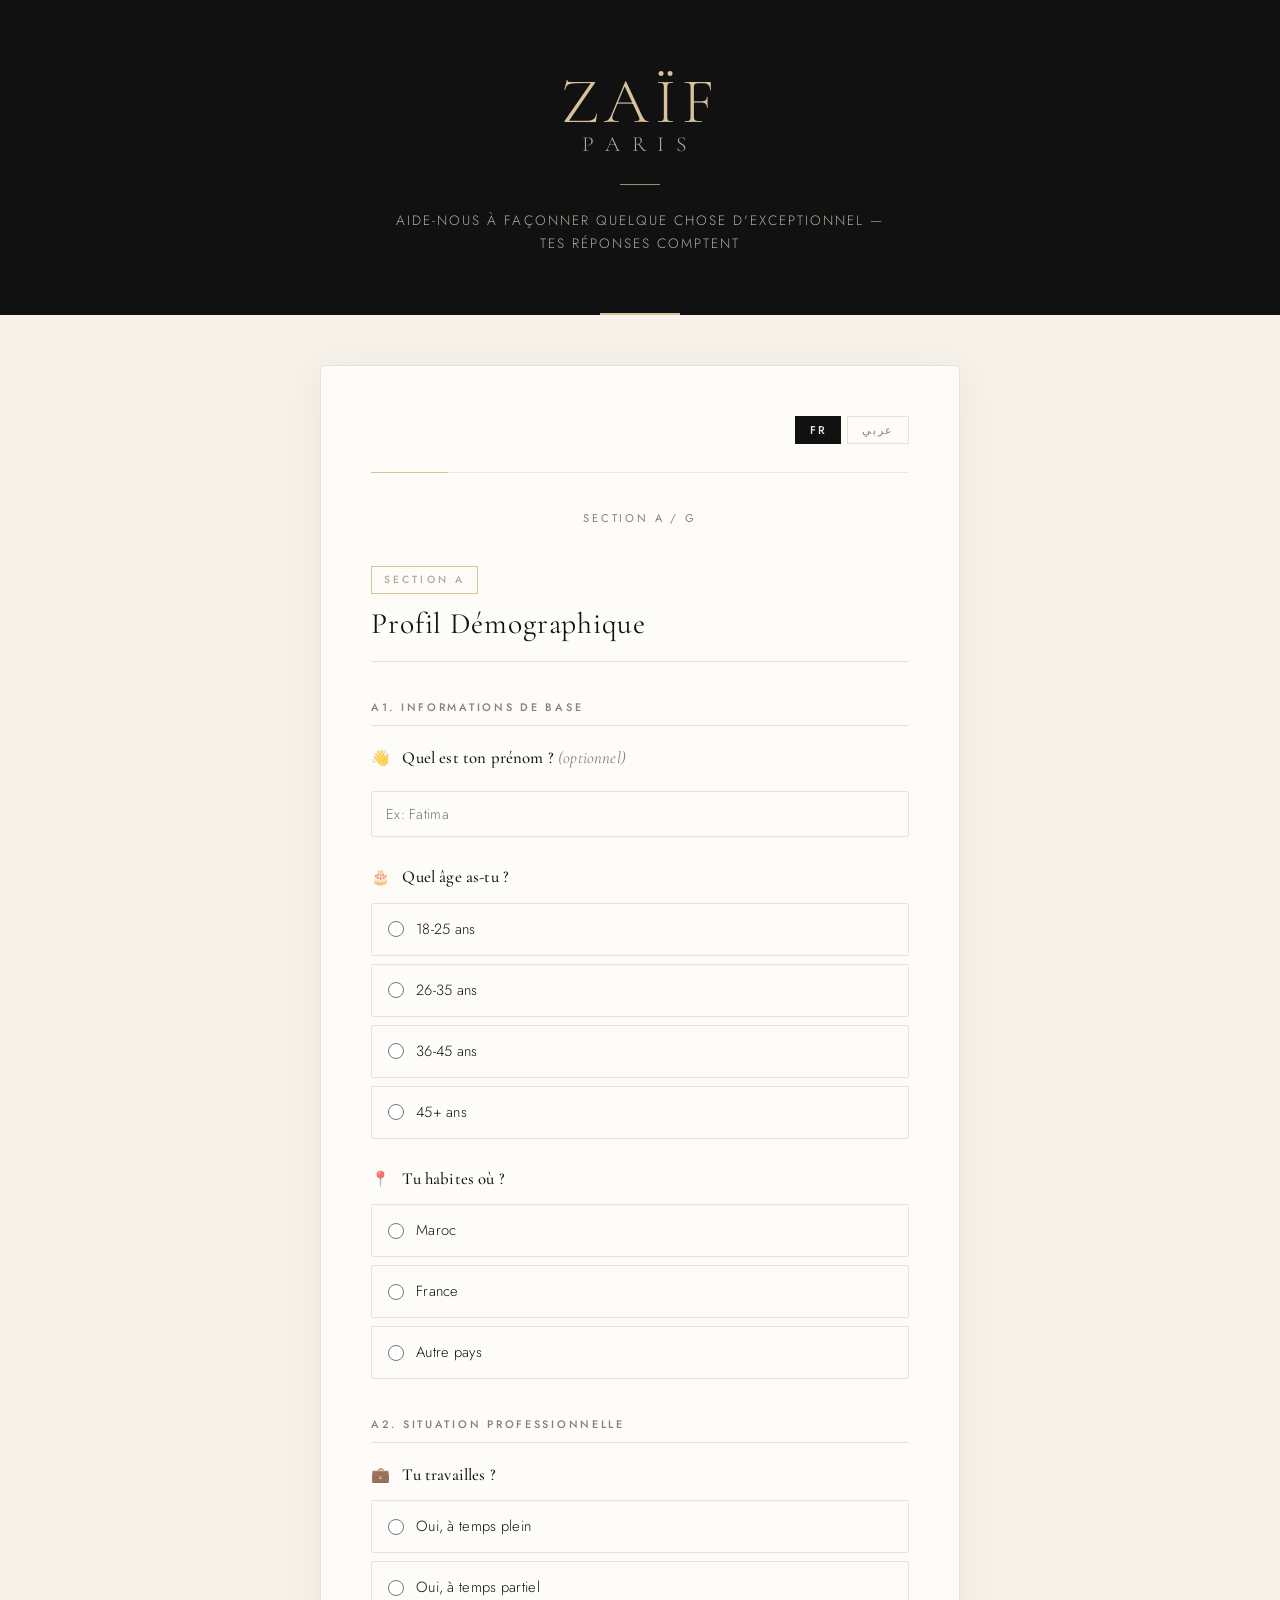
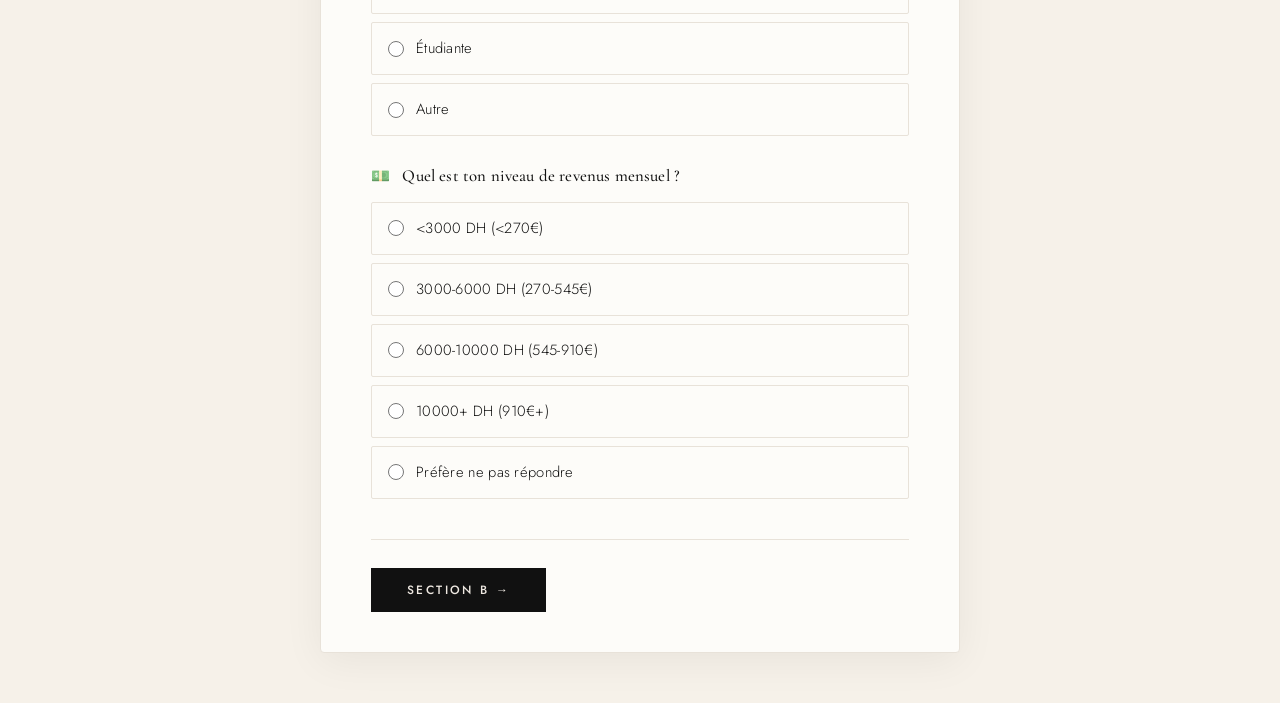
<file: index.html>
<!DOCTYPE html>
<html lang="fr" dir="ltr">
<head>
    <meta charset="UTF-8">
    <meta name="viewport" content="width=device-width, initial-scale=1.0">
    <title>Sondage Voiles — ZAÏF PARIS</title>
    <style>
@import url('https://fonts.googleapis.com/css2?family=Cormorant+Garamond:ital,wght@0,300;0,400;0,500;0,600;1,300;1,400&family=Jost:wght@300;400;500&family=Cairo:wght@300;400;500;600&display=swap');

* {
    margin: 0;
    padding: 0;
    box-sizing: border-box;
}

:root {
    --gold:        #D8C29D;
    --gold-dark:   #B7A89A;
    --ink:         #111111;
    --bg:          #F6F1E9;
    --bg-light:    #EEE8E1;
    --bg-white:    #FDFCF9;
    --text:        #111111;
    --text-muted:  #8a7f75;
    --border:      #D8C29D;
    --border-soft: #E8E2D9;
}

html { scroll-behavior: smooth; }

body {
    font-family: 'Jost', sans-serif;
    background: var(--bg);
    color: var(--text);
    line-height: 1.7;
    min-height: 100vh;
    font-weight: 300;
    letter-spacing: 0.01em;
}

/* ── Hero ── */
.hero {
    background: var(--ink);
    color: white;
    padding: 70px 20px 60px;
    text-align: center;
    position: relative;
    overflow: hidden;
}

.hero::after {
    content: '';
    position: absolute;
    bottom: 0;
    left: 50%;
    transform: translateX(-50%);
    width: 80px;
    height: 2px;
    background: var(--gold);
}

.hero-brand {
    font-family: 'Cormorant Garamond', serif;
    font-weight: 300;
    letter-spacing: 0.35em;
    line-height: 1;
    margin-bottom: 6px;
}

.hero-brand .brand-name {
    display: block;
    font-size: 4em;
    color: var(--gold);
}

.hero-brand .brand-city {
    display: block;
    font-size: 1.35em;
    color: var(--gold-dark);
    letter-spacing: 0.55em;
    margin-bottom: 28px;
}

.hero-divider {
    width: 40px;
    height: 1px;
    background: var(--gold);
    margin: 0 auto 24px;
    opacity: 0.7;
}

.hero p {
    font-family: 'Jost', sans-serif;
    font-size: 0.85em;
    font-weight: 300;
    letter-spacing: 0.15em;
    color: var(--gold-dark);
    text-transform: uppercase;
    max-width: 500px;
    margin: 0 auto;
}

/* ── Container ── */
.container {
    max-width: 680px;
    margin: 50px auto;
    padding: 0 20px;
}

.form-wrapper {
    background: var(--bg-white);
    border: 1px solid var(--border-soft);
    border-radius: 4px;
    padding: 50px 50px 40px;
    box-shadow: 0 8px 40px rgba(17, 17, 17, 0.06);
}

/* ── Progress ── */
.progress-bar {
    background: var(--bg-light);
    height: 1px;
    margin-bottom: 36px;
    position: relative;
}

.progress-fill {
    height: 100%;
    background: var(--gold);
    transition: width 0.6s ease;
    width: 0%;
}

/* ── Section indicator ── */
.section-indicator {
    text-align: center;
    font-size: 0.7em;
    color: var(--text-muted);
    margin-bottom: 36px;
    letter-spacing: 0.25em;
    text-transform: uppercase;
    font-weight: 400;
}

/* ── Section ── */
.form-section {
    display: none;
    animation: fadeUp 0.45s ease-out;
}

.form-section.active {
    display: block;
}

@keyframes fadeUp {
    from { opacity: 0; transform: translateY(14px); }
    to   { opacity: 1; transform: translateY(0); }
}

.section-header {
    margin-bottom: 36px;
    padding-bottom: 20px;
    border-bottom: 1px solid var(--border-soft);
}

.section-badge {
    display: inline-block;
    font-family: 'Jost', sans-serif;
    font-size: 0.65em;
    font-weight: 500;
    letter-spacing: 0.3em;
    text-transform: uppercase;
    color: var(--gold-dark);
    border: 1px solid var(--border);
    padding: 4px 12px;
    border-radius: 0;
    margin-bottom: 12px;
}

.section-header h2 {
    font-family: 'Cormorant Garamond', serif;
    font-size: 1.85em;
    font-weight: 400;
    color: var(--ink);
    letter-spacing: 0.03em;
    line-height: 1.2;
}

/* ── Sub-section ── */
.sub-section {
    margin-bottom: 36px;
}

.sub-section h3 {
    font-family: 'Jost', sans-serif;
    font-size: 0.68em;
    font-weight: 500;
    letter-spacing: 0.25em;
    text-transform: uppercase;
    color: var(--text-muted);
    margin-bottom: 20px;
    padding-bottom: 8px;
    border-bottom: 1px solid var(--border-soft);
}

/* ── Question ── */
.question {
    margin-bottom: 28px;
}

.question-label {
    display: block;
    font-family: 'Cormorant Garamond', serif;
    font-size: 1.05em;
    font-weight: 500;
    margin-bottom: 14px;
    color: var(--text);
    line-height: 1.4;
    letter-spacing: 0.01em;
}

.question-label .emoji-inline {
    margin-right: 8px;
    font-size: 0.9em;
    opacity: 0.75;
}

/* ── Options ── */
.options {
    display: flex;
    flex-direction: column;
    gap: 8px;
}

.option {
    display: flex;
    align-items: center;
    padding: 13px 16px;
    border: 1px solid var(--border-soft);
    border-radius: 2px;
    cursor: pointer;
    transition: all 0.25s ease;
    background: var(--bg-white);
    flex-wrap: wrap;
}

.option:hover {
    border-color: var(--gold);
    background: var(--bg);
}

.option input[type="radio"],
.option input[type="checkbox"] {
    margin-right: 12px;
    width: 16px;
    height: 16px;
    cursor: pointer;
    accent-color: var(--ink);
    flex-shrink: 0;
}

.option label {
    cursor: pointer;
    flex-grow: 1;
    margin: 0;
    font-size: 0.92em;
    font-weight: 300;
    letter-spacing: 0.02em;
}

.option input:checked ~ label {
    font-weight: 500;
    color: var(--ink);
}

.option:has(input:checked) {
    border-color: var(--gold);
    background: var(--bg-light);
}

/* ── Text inputs ── */
input[type="text"],
input[type="email"],
input[type="number"],
textarea {
    width: 100%;
    padding: 12px 14px;
    border: 1px solid var(--border-soft);
    border-radius: 2px;
    font-size: 0.9em;
    font-family: 'Jost', sans-serif;
    font-weight: 300;
    letter-spacing: 0.02em;
    background: var(--bg-white);
    color: var(--text);
    transition: border-color 0.25s ease;
    margin-top: 8px;
}

input[type="text"]:focus,
input[type="email"]:focus,
input[type="number"]:focus,
textarea:focus {
    outline: none;
    border-color: var(--gold);
    background: var(--bg);
}

textarea {
    resize: vertical;
    min-height: 85px;
}

/* ── Ranking ── */
.ranking-container {
    display: flex;
    flex-direction: column;
    gap: 8px;
}

.ranking-item {
    display: flex;
    align-items: center;
    justify-content: space-between;
    padding: 12px 16px;
    border: 1px solid var(--border-soft);
    border-radius: 2px;
    background: var(--bg-white);
    transition: border-color 0.2s;
}

.ranking-item:hover {
    border-color: var(--gold);
    background: var(--bg);
}

.ranking-text {
    flex-grow: 1;
    font-size: 0.9em;
    font-weight: 300;
}

.rank-select {
    width: 58px;
    padding: 6px 8px;
    border: 1px solid var(--border);
    border-radius: 2px;
    font-family: 'Jost', sans-serif;
    font-size: 0.9em;
    font-weight: 500;
    color: var(--ink);
    cursor: pointer;
    background: var(--bg-white);
    margin-left: 12px;
}

.rank-select:focus {
    outline: none;
    border-color: var(--ink);
}

/* ── Scenario box ── */
.scenario-box {
    background: var(--bg-light);
    border-left: 2px solid var(--gold);
    padding: 18px 22px;
    margin-bottom: 22px;
    font-size: 0.88em;
    line-height: 2;
    color: var(--text);
    letter-spacing: 0.01em;
}

/* ── Price / number inputs ── */
.price-input-container,
.number-input-container {
    display: flex;
    align-items: center;
    gap: 10px;
    margin-top: 8px;
}

.price-input-container input,
.number-input-container input {
    width: 130px;
    margin-top: 0;
}

.price-input-container span,
.number-input-container span {
    font-size: 0.8em;
    font-weight: 500;
    letter-spacing: 0.1em;
    text-transform: uppercase;
    color: var(--text-muted);
}

/* ── Progress / nav ── */
.section-nav {
    margin-top: 40px;
    padding-top: 28px;
    border-top: 1px solid var(--border-soft);
    display: flex;
    justify-content: space-between;
    align-items: center;
    gap: 12px;
}

.btn-back {
    background: transparent;
    color: var(--text-muted);
    border: 1px solid var(--border-soft);
    padding: 13px 24px;
    font-family: 'Jost', sans-serif;
    font-size: 0.75em;
    font-weight: 400;
    letter-spacing: 0.15em;
    text-transform: uppercase;
    border-radius: 0;
    cursor: pointer;
    transition: all 0.25s ease;
}

.btn-back:hover {
    border-color: var(--gold-dark);
    color: var(--ink);
}

.btn-next {
    background: var(--ink);
    color: var(--bg-light);
    padding: 13px 36px;
    font-family: 'Jost', sans-serif;
    font-size: 0.75em;
    font-weight: 500;
    letter-spacing: 0.2em;
    text-transform: uppercase;
    border: none;
    border-radius: 0;
    cursor: pointer;
    transition: all 0.3s ease;
}

.btn-next:hover {
    background: #2a2a2a;
    box-shadow: 0 4px 20px rgba(17, 17, 17, 0.15);
}

.btn-submit {
    background: transparent;
    color: var(--ink);
    border: 1px solid var(--gold);
    padding: 15px 50px;
    font-family: 'Jost', sans-serif;
    font-size: 0.75em;
    font-weight: 500;
    letter-spacing: 0.25em;
    text-transform: uppercase;
    border-radius: 0;
    cursor: pointer;
    transition: all 0.3s ease;
    width: 100%;
}

.btn-submit:hover {
    background: var(--ink);
    color: var(--bg-light);
    border-color: var(--ink);
}

/* ── Limit msg ── */
.limit-msg {
    font-size: 0.75em;
    color: #8a6a50;
    letter-spacing: 0.05em;
    margin-top: 8px;
    font-style: italic;
}

/* ── Inline text after checkbox ── */
.option-inline-text {
    display: none;
    width: calc(100% - 30px);
    margin-top: 8px;
    margin-left: 28px;
}

/* ── Success ── */
.success-message {
    display: none;
    background: var(--ink);
    color: var(--bg-light);
    padding: 60px 40px;
    text-align: center;
    animation: fadeUp 0.5s ease-out;
}

.success-message.show {
    display: block;
}

.success-message h2 {
    font-family: 'Cormorant Garamond', serif;
    font-size: 2.2em;
    font-weight: 300;
    letter-spacing: 0.1em;
    color: var(--gold);
    margin-bottom: 12px;
}

.success-message .emoji {
    font-size: 2.5em;
    display: block;
    margin-bottom: 18px;
}

.success-message p {
    font-size: 0.9em;
    font-weight: 300;
    letter-spacing: 0.08em;
    color: var(--gold-dark);
    margin-top: 8px;
}

/* ── Validation errors ── */
.options.field-error {
    outline: 1px solid #b87b5e;
    outline-offset: 4px;
    border-radius: 2px;
}

input.field-error,
textarea.field-error,
select.field-error {
    border-color: #b87b5e !important;
    background: #fdf8f5 !important;
}

.ranking-item.field-error {
    border-color: #b87b5e;
    background: #fdf8f5;
}

#validationBanner {
    display: none;
    background: #fdf3ee;
    border-left: 2px solid #b87b5e;
    padding: 12px 18px;
    font-size: 0.78em;
    letter-spacing: 0.08em;
    text-transform: uppercase;
    color: #7a4a35;
    margin-bottom: 24px;
    font-weight: 400;
}

/* ── Language toggle ── */
.lang-toggle {
    display: flex;
    justify-content: flex-end;
    gap: 6px;
    margin-bottom: 28px;
}

.lang-btn {
    padding: 5px 14px;
    font-family: 'Jost', sans-serif;
    font-size: 0.7em;
    font-weight: 500;
    letter-spacing: 0.15em;
    text-transform: uppercase;
    border: 1px solid var(--border-soft);
    background: transparent;
    color: var(--text-muted);
    cursor: pointer;
    transition: all 0.2s;
    border-radius: 0;
}

.lang-btn.active {
    background: var(--ink);
    color: var(--bg-light);
    border-color: var(--ink);
}

.lang-btn:hover:not(.active) {
    border-color: var(--gold);
    color: var(--ink);
}

/* ── RTL adjustments ── */
[dir="rtl"] body {
    font-family: 'Cairo', sans-serif;
}

[dir="rtl"] .section-header h2,
[dir="rtl"] .question-label {
    font-family: 'Cairo', sans-serif;
    font-weight: 400;
}

[dir="rtl"] .sub-section h3 {
    border-left: none;
    border-right: 4px solid var(--gold);
    padding-left: 0;
    padding-right: 12px;
    border-radius: 6px 0 0 6px;
}

[dir="rtl"] .scenario-box {
    border-left: none;
    border-right: 2px solid var(--gold);
    padding-left: 0;
    padding-right: 22px;
}

[dir="rtl"] #validationBanner {
    border-left: none;
    border-right: 2px solid #b87b5e;
    padding-left: 0;
    padding-right: 18px;
}

[dir="rtl"] .section-nav {
    flex-direction: row-reverse;
}

[dir="rtl"] .option input[type="radio"],
[dir="rtl"] .option input[type="checkbox"] {
    margin-right: 0;
    margin-left: 12px;
}

[dir="rtl"] .ranking-item {
    flex-direction: row-reverse;
}

[dir="rtl"] .rank-select {
    margin-left: 0;
    margin-right: 12px;
}

[dir="rtl"] .lang-toggle {
    justify-content: flex-start;
}

[dir="rtl"] .hero::after {
    left: 50%;
    right: auto;
}

/* ── Responsive ── */
@media (max-width: 600px) {
    .form-wrapper {
        padding: 30px 24px 28px;
    }
    .hero-brand .brand-name {
        font-size: 3em;
    }
    .hero-brand .brand-city {
        font-size: 1.1em;
    }
}
    </style>
</head>
<body>

    <div class="hero">
        <div class="hero-brand">
            <span class="brand-name">ZAÏF</span>
            <span class="brand-city">PARIS</span>
        </div>
        <div class="hero-divider"></div>
        <p data-ar="ساعدينا في بناء شيء استثنائي — إجاباتكِ مهمة">Aide-nous à façonner quelque chose d'exceptionnel — tes réponses comptent</p>
    </div>

    <div class="container">
        <div class="form-wrapper">

            <!-- Language toggle -->
            <div class="lang-toggle">
                <button id="btnFr" class="lang-btn active" onclick="setLanguage('fr')">FR</button>
                <button id="btnAr" class="lang-btn" onclick="setLanguage('ar')">عربي</button>
            </div>

            <div class="progress-bar"><div class="progress-fill" id="progressFill"></div></div>
            <div class="section-indicator" id="sectionIndicator">Section A / G</div>
            <div id="validationBanner">Merci de répondre aux questions obligatoires avant de continuer.</div>

            <form id="surveyForm">

                <!-- ══ SECTION A ══ -->
                <div class="form-section active" id="sectionA">
                    <div class="section-header">
                        <span class="section-badge" data-ar="القسم أ">Section A</span>
                        <h2 data-ar="الملف الشخصي">Profil Démographique</h2>
                    </div>

                    <div class="sub-section">
                        <h3 data-ar="أ١. معلومات أساسية">A1. Informations de base</h3>

                        <div class="question">
                            <label class="question-label">
                                <span class="emoji-inline">👋</span>
                                <span data-ar="ما هو اسمك الأول؟">Quel est ton prénom ?</span>
                                <em style="font-weight:400;color:var(--text-muted)" data-ar="(اختياري)">(optionnel)</em>
                            </label>
                            <input type="text" name="prenom" placeholder="Ex: Fatima" data-ar-ph="مثال: فاطمة">
                        </div>

                        <div class="question">
                            <label class="question-label">
                                <span class="emoji-inline">🎂</span>
                                <span data-ar="كم عمركِ؟">Quel âge as-tu ?</span>
                            </label>
                            <div class="options">
                                <div class="option"><input type="radio" id="age1" name="age" value="18-25 ans"><label for="age1" data-ar="18-25 سنة">18-25 ans</label></div>
                                <div class="option"><input type="radio" id="age2" name="age" value="26-35 ans"><label for="age2" data-ar="26-35 سنة">26-35 ans</label></div>
                                <div class="option"><input type="radio" id="age3" name="age" value="36-45 ans"><label for="age3" data-ar="36-45 سنة">36-45 ans</label></div>
                                <div class="option"><input type="radio" id="age4" name="age" value="45+ ans"><label for="age4" data-ar="+45 سنة">45+ ans</label></div>
                            </div>
                        </div>

                        <div class="question">
                            <label class="question-label">
                                <span class="emoji-inline">📍</span>
                                <span data-ar="أين تسكنين؟">Tu habites où ?</span>
                            </label>
                            <div class="options">
                                <div class="option"><input type="radio" id="loc1" name="location" value="Maroc" onchange="showCityField('Quelle ville au Maroc ?','أي مدينة بالمغرب؟')"><label for="loc1" data-ar="المغرب">Maroc</label></div>
                                <div class="option"><input type="radio" id="loc2" name="location" value="France" onchange="showCityField('Quelle ville en France ?','أي مدينة بفرنسا؟')"><label for="loc2" data-ar="فرنسا">France</label></div>
                                <div class="option"><input type="radio" id="loc3" name="location" value="Autre" onchange="showCityField('Quel pays ?','أي بلد؟')"><label for="loc3" data-ar="بلد آخر">Autre pays</label></div>
                            </div>
                            <input type="text" id="cityField" name="city" placeholder="Ville / Pays" data-ar-ph="المدينة / البلد" style="display:none; margin-top:10px;">
                        </div>
                    </div>

                    <div class="sub-section">
                        <h3 data-ar="أ٢. الوضع المهني">A2. Situation professionnelle</h3>

                        <div class="question">
                            <label class="question-label">
                                <span class="emoji-inline">💼</span>
                                <span data-ar="هل تعملين؟">Tu travailles ?</span>
                            </label>
                            <div class="options">
                                <div class="option"><input type="radio" id="work1" name="work" value="Oui, à temps plein"><label for="work1" data-ar="نعم، بدوام كامل">Oui, à temps plein</label></div>
                                <div class="option"><input type="radio" id="work2" name="work" value="Oui, à temps partiel"><label for="work2" data-ar="نعم، بدوام جزئي">Oui, à temps partiel</label></div>
                                <div class="option"><input type="radio" id="work3" name="work" value="Étudiante"><label for="work3" data-ar="طالبة">Étudiante</label></div>
                                <div class="option">
                                    <input type="radio" id="work4" name="work" value="Autre" onchange="showEl('workAutreField')">
                                    <label for="work4" data-ar="أخرى">Autre</label>
                                    <input type="text" id="workAutreField" name="workAutre" class="option-inline-text" placeholder="Précise..." data-ar-ph="حددي...">
                                </div>
                            </div>
                        </div>

                        <div class="question">
                            <label class="question-label">
                                <span class="emoji-inline">💵</span>
                                <span data-ar="ما هو مستوى دخلكِ الشهري؟">Quel est ton niveau de revenus mensuel ?</span>
                            </label>
                            <div class="options">
                                <div class="option"><input type="radio" id="rev1" name="revenus" value="<3000 DH (<270€)" onchange="scheduleAdvance(1)"><label for="rev1" data-ar="أقل من 3000 درهم (أقل من 270€)">&lt;3000 DH (&lt;270€)</label></div>
                                <div class="option"><input type="radio" id="rev2" name="revenus" value="3000-6000 DH (270-545€)" onchange="scheduleAdvance(1)"><label for="rev2" data-ar="3000-6000 درهم (270-545€)">3000-6000 DH (270-545€)</label></div>
                                <div class="option"><input type="radio" id="rev3" name="revenus" value="6000-10000 DH (545-910€)" onchange="scheduleAdvance(1)"><label for="rev3" data-ar="6000-10000 درهم (545-910€)">6000-10000 DH (545-910€)</label></div>
                                <div class="option"><input type="radio" id="rev4" name="revenus" value="10000+ DH (910€+)" onchange="scheduleAdvance(1)"><label for="rev4" data-ar="+10000 درهم (910€+)">10000+ DH (910€+)</label></div>
                                <div class="option"><input type="radio" id="rev5" name="revenus" value="Préfère ne pas répondre" onchange="scheduleAdvance(1)"><label for="rev5" data-ar="أفضل عدم الإجابة">Préfère ne pas répondre</label></div>
                            </div>
                        </div>
                    </div>

                    <div class="section-nav">
                        <button type="button" class="btn-next" data-ar="القسم ب ←" onclick="goToSection(1)">Section B →</button>
                    </div>
                </div>

                <!-- ══ SECTION B ══ -->
                <div class="form-section" id="sectionB">
                    <div class="section-header">
                        <span class="section-badge" data-ar="القسم ب">Section B</span>
                        <h2 data-ar="سلوك الشراء">Comportement d'achat voiles</h2>
                    </div>

                    <div class="sub-section">
                        <h3 data-ar="ب١. تكرار الشراء">B1. Fréquence d'achat</h3>

                        <div class="question">
                            <label class="question-label">
                                <span class="emoji-inline">🛍️</span>
                                <span data-ar="كم مرة تشترين الحجاب/الأوشحة؟">À quelle fréquence achètes-tu des voiles/hijabs ?</span>
                            </label>
                            <div class="options">
                                <div class="option"><input type="radio" id="freq1" name="frequency" value="Hebdomadaire (1/semaine)"><label for="freq1" data-ar="أسبوعياً (مرة في الأسبوع)">Hebdomadaire (1 par semaine)</label></div>
                                <div class="option"><input type="radio" id="freq2" name="frequency" value="Bi-mensuel (1 tous les 2 semaines)"><label for="freq2" data-ar="كل أسبوعين (مرة كل أسبوعين)">Bi-mensuel (1 tous les 2 semaines)</label></div>
                                <div class="option"><input type="radio" id="freq3" name="frequency" value="Mensuel (1/mois)"><label for="freq3" data-ar="شهرياً (مرة في الشهر)">Mensuel (1 par mois)</label></div>
                                <div class="option"><input type="radio" id="freq4" name="frequency" value="Trimestriel (4/an)"><label for="freq4" data-ar="كل ثلاثة أشهر (4 في السنة)">Trimestriel (4 par an)</label></div>
                                <div class="option"><input type="radio" id="freq5" name="frequency" value="Rarement (<4/an)"><label for="freq5" data-ar="نادراً (أقل من 4 في السنة)">Rarement (&lt;4 par an)</label></div>
                                <div class="option"><input type="radio" id="freq6" name="frequency" value="Jamais"><label for="freq6" data-ar="أبداً">Jamais</label></div>
                            </div>
                        </div>

                        <div class="question">
                            <label class="question-label">
                                <span class="emoji-inline">🔢</span>
                                <span data-ar="في المتوسط، كم قطعة حجاب تشترين سنوياً؟">En moyenne, combien de voiles/hijabs achètes-tu par an ?</span>
                            </label>
                            <div class="options">
                                <div class="option"><input type="radio" id="qty1" name="quantity" value="1-5"><label for="qty1">1-5</label></div>
                                <div class="option"><input type="radio" id="qty2" name="quantity" value="6-12"><label for="qty2">6-12</label></div>
                                <div class="option"><input type="radio" id="qty3" name="quantity" value="13-20"><label for="qty3">13-20</label></div>
                                <div class="option"><input type="radio" id="qty4" name="quantity" value="20+"><label for="qty4" data-ar="أكثر من 20">20+</label></div>
                            </div>
                        </div>
                    </div>

                    <div class="sub-section">
                        <h3 data-ar="ب٢. قنوات الشراء الحالية">B2. Canaux d'achat actuels</h3>

                        <div class="question">
                            <label class="question-label">
                                <span class="emoji-inline">💻</span>
                                <span data-ar="أين تشترين الحجاب عادةً؟">Où achètes-tu tes voiles généralement ?</span>
                                <em style="font-weight:400;color:var(--text-muted)" data-ar="(إجابات متعددة)">(plusieurs réponses)</em>
                            </label>
                            <div class="options">
                                <div class="option"><input type="checkbox" id="shop1" name="where" value="Aliexpress"><label for="shop1" data-ar="علي إكسبريس">Aliexpress</label></div>
                                <div class="option"><input type="checkbox" id="shop2" name="where" value="Amazon"><label for="shop2">Amazon</label></div>
                                <div class="option"><input type="checkbox" id="shop3" name="where" value="Boutiques Instagram/TikTok (petits créateurs)"><label for="shop3" data-ar="متاجر إنستغرام/تيك توك (منشئو صغار)">Boutiques Instagram/TikTok (petits créateurs)</label></div>
                                <div class="option"><input type="checkbox" id="shop4" name="where" value="Boutiques établies Maroc"><label for="shop4" data-ar="محلات راسخة بالمغرب">Boutiques établies Maroc</label></div>
                                <div class="option"><input type="checkbox" id="shop5" name="where" value="Souk / magasins physiques"><label for="shop5" data-ar="الأسواق / المحلات التقليدية">Souk / magasins physiques</label></div>
                                <div class="option"><input type="checkbox" id="shop6" name="where" value="Amis/famille"><label for="shop6" data-ar="الأصدقاء/العائلة">Amis/famille</label></div>
                                <div class="option">
                                    <input type="checkbox" id="shop7" name="where" value="Autre" onchange="toggleInlineText('shopAutreText', this)">
                                    <label for="shop7" data-ar="أخرى">Autre</label>
                                    <input type="text" id="shopAutreText" name="whereAutre" class="option-inline-text" placeholder="Précise..." data-ar-ph="حددي...">
                                </div>
                            </div>
                        </div>

                        <div class="question">
                            <label class="question-label">
                                <span class="emoji-inline">⭐</span>
                                <span data-ar="ما هي قناة الشراء المفضلة لديكِ؟">Quel est TON CANAL PRÉFÉRÉ ?</span>
                            </label>
                            <div class="options">
                                <div class="option"><input type="radio" id="canal1" name="canalPrefere" value="E-commerce (Aliexpress/Amazon)"><label for="canal1" data-ar="التجارة الإلكترونية (علي إكسبريس/أمازون)">E-commerce (Aliexpress/Amazon)</label></div>
                                <div class="option"><input type="radio" id="canal2" name="canalPrefere" value="Instagram/TikTok petits créateurs"><label for="canal2" data-ar="إنستغرام/تيك توك منشئو صغار">Instagram/TikTok petits créateurs</label></div>
                                <div class="option"><input type="radio" id="canal3" name="canalPrefere" value="Boutiques locales établies"><label for="canal3" data-ar="محلات محلية راسخة">Boutiques locales établies</label></div>
                                <div class="option"><input type="radio" id="canal4" name="canalPrefere" value="Achat physique"><label for="canal4" data-ar="الشراء المباشر">Achat physique</label></div>
                                <div class="option"><input type="radio" id="canal5" name="canalPrefere" value="Pas de préférence"><label for="canal5" data-ar="لا تفضيل">Pas de préférence</label></div>
                            </div>
                        </div>

                        <div class="question">
                            <label class="question-label">
                                <span class="emoji-inline">💬</span>
                                <span data-ar="لماذا هذه القناة؟">Pourquoi ce canal ?</span>
                            </label>
                            <textarea name="pourquoiCanal" placeholder="Explique en quelques mots..." data-ar-ph="اشرحي بكلمات قليلة..."></textarea>
                        </div>
                    </div>

                    <div class="sub-section">
                        <h3 data-ar="ب٣. معايير الشراء">B3. Critères d'achat</h3>

                        <div class="question">
                            <label class="question-label">
                                <span class="emoji-inline">🏆</span>
                                <span data-ar="ما الذي يجذبكِ أساساً عند شراء الحجاب؟">Qu'est-ce qui t'attire PRINCIPALEMENT quand tu achètes un voile ?</span>
                                <em style="font-weight:400;color:var(--text-muted)" data-ar="(رتبي من 1 إلى 5، 1 = الأهم)">(Classe de 1 à 5, 1 = plus important)</em>
                            </label>
                            <div class="ranking-container">
                                <div class="ranking-item"><span class="ranking-text" data-ar="جودة القماش (راحة، متانة)">Qualité tissu (confort, durabilité)</span><select name="rank_qualite" class="rank-select"><option value="">--</option><option>1</option><option>2</option><option>3</option><option>4</option><option>5</option></select></div>
                                <div class="ranking-item"><span class="ranking-text" data-ar="تنوع الألوان/التصاميم">Variété couleurs/designs</span><select name="rank_couleurs" class="rank-select"><option value="">--</option><option>1</option><option>2</option><option>3</option><option>4</option><option>5</option></select></div>
                                <div class="ranking-item"><span class="ranking-text" data-ar="سعر منخفض">Prix bas</span><select name="rank_prix" class="rank-select"><option value="">--</option><option>1</option><option>2</option><option>3</option><option>4</option><option>5</option></select></div>
                                <div class="ranking-item"><span class="ranking-text" data-ar="حصرية / إصدار محدود">Exclusivité / édition limitée</span><select name="rank_exclusivite" class="rank-select"><option value="">--</option><option>1</option><option>2</option><option>3</option><option>4</option><option>5</option></select></div>
                                <div class="ranking-item"><span class="ranking-text" data-ar="توصية الأصدقاء / الثقة">Recommandation amis / confiance</span><select name="rank_confiance" class="rank-select"><option value="">--</option><option>1</option><option>2</option><option>3</option><option>4</option><option>5</option></select></div>
                            </div>
                        </div>

                        <div class="question">
                            <label class="question-label">
                                <span class="emoji-inline">✅</span>
                                <span data-ar="برأيكِ، ما هو الحجاب ذو الجودة الجيدة؟">D'après toi, c'est quoi un voile de BONNE QUALITÉ ?</span>
                                <em style="font-weight:400;color:var(--text-muted)" data-ar="(إجابات متعددة)">(plusieurs réponses)</em>
                            </label>
                            <div class="options">
                                <div class="option"><input type="checkbox" id="qual1" name="qualiteDef" value="Tissu doux et confortable"><label for="qual1" data-ar="قماش ناعم ومريح">Tissu doux et confortable</label></div>
                                <div class="option"><input type="checkbox" id="qual2" name="qualiteDef" value="Couleurs stables au lavage"><label for="qual2" data-ar="ألوان ثابتة لا تبهت بالغسيل">Couleurs qui ne délavent pas au lavage</label></div>
                                <div class="option"><input type="checkbox" id="qual3" name="qualiteDef" value="Coutures renforcées"><label for="qual3" data-ar="خيوط وتطريز قوي">Coutures renforcées</label></div>
                                <div class="option"><input type="checkbox" id="qual4" name="qualiteDef" value="Pas d'odeur chimique"><label for="qual4" data-ar="بدون رائحة كيميائية">Pas d'odeur chimique</label></div>
                                <div class="option"><input type="checkbox" id="qual5" name="qualiteDef" value="Durable (>1 an usage régulier)"><label for="qual5" data-ar="متين (أكثر من سنة استخدام منتظم)">Durable (&gt;1 an d'usage régulier)</label></div>
                                <div class="option"><input type="checkbox" id="qual6" name="qualiteDef" value="Taille/longueur appropriée"><label for="qual6" data-ar="مقاس مناسب (طول جيد)">Taille appropriée (bonne longueur)</label></div>
                                <div class="option">
                                    <input type="checkbox" id="qual7" name="qualiteDef" value="Autre" onchange="toggleInlineText('qualAutreText', this)">
                                    <label for="qual7" data-ar="أخرى">Autre</label>
                                    <input type="text" id="qualAutreText" name="qualiteAutre" class="option-inline-text" placeholder="Précise..." data-ar-ph="حددي...">
                                </div>
                            </div>
                        </div>
                    </div>

                    <div class="section-nav">
                        <button type="button" class="btn-back" data-ar="→ رجوع" onclick="goToSection(0)">← Retour</button>
                        <button type="button" class="btn-next" data-ar="القسم ج ←" onclick="goToSection(2)">Section C →</button>
                    </div>
                </div>

                <!-- ══ SECTION C ══ -->
                <div class="form-section" id="sectionC">
                    <div class="section-header">
                        <span class="section-badge" data-ar="القسم ج">Section C</span>
                        <h2 data-ar="الأسعار ورغبة الشراء">Pricing &amp; Willingness to Pay</h2>
                    </div>

                    <div class="sub-section">
                        <h3 data-ar="ج١. السعر المدفوع حالياً">C1. Prix actuel payé</h3>

                        <div class="question">
                            <label class="question-label">
                                <span class="emoji-inline">💰</span>
                                <span data-ar="ما هو متوسط السعر الذي تدفعينه للحجاب؟">Quel est le PRIX MOYEN que tu paies pour un voile ?</span>
                            </label>
                            <div class="options">
                                <div class="option"><input type="radio" id="prix1" name="prixMoyen" value="50-100 DH (4-9€)"><label for="prix1" data-ar="50-100 درهم (4-9€)">50-100 DH (4-9€)</label></div>
                                <div class="option"><input type="radio" id="prix2" name="prixMoyen" value="100-150 DH (9-14€)"><label for="prix2" data-ar="100-150 درهم (9-14€)">100-150 DH (9-14€)</label></div>
                                <div class="option"><input type="radio" id="prix3" name="prixMoyen" value="150-200 DH (14-18€)"><label for="prix3" data-ar="150-200 درهم (14-18€)">150-200 DH (14-18€)</label></div>
                                <div class="option"><input type="radio" id="prix4" name="prixMoyen" value="200-300 DH (18-27€)"><label for="prix4" data-ar="200-300 درهم (18-27€)">200-300 DH (18-27€)</label></div>
                                <div class="option"><input type="radio" id="prix5" name="prixMoyen" value="300+ DH (27€+)"><label for="prix5" data-ar="+300 درهم (27€+)">300+ DH (27€+)</label></div>
                            </div>
                        </div>

                        <div class="question">
                            <label class="question-label">
                                <span class="emoji-inline">😊</span>
                                <span data-ar="هل أنتِ راضية عن نسبة الجودة/السعر حالياً؟">Es-tu satisfaite du rapport qualité-prix actuel ?</span>
                            </label>
                            <div class="options">
                                <div class="option"><input type="radio" id="sat1" name="satisfaction" value="Oui, totalement"><label for="sat1" data-ar="نعم، تماماً">Oui, totalement</label></div>
                                <div class="option"><input type="radio" id="sat2" name="satisfaction" value="Oui, mais cher"><label for="sat2" data-ar="نعم، لكنه غالٍ">Oui, mais cher</label></div>
                                <div class="option"><input type="radio" id="sat3" name="satisfaction" value="Non, mauvaise qualité pour le prix"><label for="sat3" data-ar="لا، جودة سيئة مقارنة بالسعر">Non, mauvaise qualité pour le prix</label></div>
                                <div class="option"><input type="radio" id="sat4" name="satisfaction" value="Ne sait pas / pas applicable"><label for="sat4" data-ar="غير منطبق (لا أعرف)">Pas applicable (je ne sais pas)</label></div>
                            </div>
                        </div>
                    </div>

                    <div class="sub-section">
                        <h3 data-ar="ج٢. رغبة الدفع">C2. Willingness to Pay</h3>
                        <div class="scenario-box" data-ar-html="💡 <strong>سيناريو :</strong> مصممة شابة تبيع أوشحة <strong>بجودة فرنسية</strong> عوض علي إكسبريس الرخيص.">
                            💡 <strong>SCÉNARIO :</strong> Une jeune créatrice vend des voiles <strong>QUALITÉ FRANÇAISE</strong> à la place d'Aliexpress cheap.
                        </div>

                        <div class="question">
                            <label class="question-label">
                                <span class="emoji-inline">✅</span>
                                <span data-ar="بأي سعر ستشترين حتماً؟">À quel prix achèterais-tu DÉFINITIVEMENT ?</span>
                            </label>
                            <div class="options">
                                <div class="option"><input type="radio" id="wtp1" name="wtp" value="120-150 DH"><label for="wtp1" data-ar="120-150 درهم (جودة أعلى من علي إكسبريس)">120-150 DH (qualité supérieure vs Aliexpress)</label></div>
                                <div class="option"><input type="radio" id="wtp2" name="wtp" value="150-180 DH"><label for="wtp2" data-ar="150-180 درهم (نسبة جودة/سعر جيدة)">150-180 DH (bon rapport qualité-prix)</label></div>
                                <div class="option"><input type="radio" id="wtp3" name="wtp" value="180-220 DH"><label for="wtp3" data-ar="180-220 درهم (أقبل السعر المرتفع للجودة الفرنسية)">180-220 DH (accepte premium pour qualité FR)</label></div>
                                <div class="option"><input type="radio" id="wtp4" name="wtp" value="220-280 DH"><label for="wtp4" data-ar="220-280 درهم (مميز، لكن يجب أن يكون ممتازاً)">220-280 DH (premium, mais faut être excellent)</label></div>
                                <div class="option"><input type="radio" id="wtp5" name="wtp" value="280+ DH"><label for="wtp5" data-ar="+280 درهم (فاخر، تصميم حصري)">280+ DH (luxury, design exclusif)</label></div>
                                <div class="option"><input type="radio" id="wtp6" name="wtp" value="Aucun prix (trop cher)"><label for="wtp6" data-ar="لا يوجد سعر مناسب (غالٍ جداً)">Aucun prix me satisfait (trop cher)</label></div>
                            </div>
                        </div>

                        <div class="question">
                            <label class="question-label">
                                <span class="emoji-inline">❌</span>
                                <span data-ar='بأي سعر ستقولين "غالٍ جداً، سأذهب لعلي إكسبريس"؟'>À quel prix tu dirais "trop cher, je vais sur Aliexpress" ?</span>
                            </label>
                            <div class="price-input-container">
                                <input type="number" name="prixTropCher" placeholder="Ex: 250" data-ar-ph="مثال: 250" min="0" max="2000">
                                <span>DH</span>
                            </div>
                        </div>

                        <div class="question">
                            <label class="question-label">
                                <span class="emoji-inline">🤩</span>
                                <span data-ar='بأي سعر ستقولين "رائع، إنها صفقة"؟'>À quel prix tu dirais "wow, c'est une affaire" ?</span>
                            </label>
                            <div class="price-input-container">
                                <input type="number" name="prixAffaire" placeholder="Ex: 150" data-ar-ph="مثال: 150" min="0" max="2000">
                                <span>DH</span>
                            </div>
                        </div>
                    </div>

                    <div class="sub-section">
                        <h3 data-ar="ج٣. الإكسسوارات">C3. Accessoires</h3>

                        <div class="question">
                            <label class="question-label">
                                <span class="emoji-inline">💍</span>
                                <span data-ar="هل تشترين إكسسوارات مع الحجاب أيضاً؟ (أساور، أوشحة، دبابيس...)">Achètes-tu aussi des accessoires avec tes voiles ? (bracelets, scarfs, épingles...)</span>
                            </label>
                            <div class="options">
                                <div class="option"><input type="radio" id="acc1" name="accessoires" value="Oui, régulièrement" onchange="showEl('accDetails')"><label for="acc1" data-ar="نعم، بانتظام (مع كل شراء)">Oui, régulièrement (avec chaque achat)</label></div>
                                <div class="option"><input type="radio" id="acc2" name="accessoires" value="Oui, parfois" onchange="showEl('accDetails')"><label for="acc2" data-ar="نعم، أحياناً">Oui, parfois</label></div>
                                <div class="option"><input type="radio" id="acc3" name="accessoires" value="Non, jamais" onchange="hideEl('accDetails'); scheduleAdvance(3)"><label for="acc3" data-ar="لا، أبداً">Non, jamais</label></div>
                            </div>
                        </div>

                        <div id="accDetails" style="display:none;">
                            <div class="question">
                                <label class="question-label">
                                    <span class="emoji-inline">🌟</span>
                                    <span data-ar="أي إكسسوار يثير اهتمامكِ أكثر؟">Quel accessoire t'intéresse le plus ?</span>
                                </label>
                                <div class="options">
                                    <div class="option"><input type="radio" id="accType1" name="accessoireType" value="Bracelets assortis"><label for="accType1" data-ar="أساور منسجمة">Bracelets assortis</label></div>
                                    <div class="option"><input type="radio" id="accType2" name="accessoireType" value="Scarfs/foulards supplémentaires"><label for="accType2" data-ar="أوشحة/فوطة إضافية">Scarfs/foulards supplémentaires</label></div>
                                    <div class="option"><input type="radio" id="accType3" name="accessoireType" value="Épingles/fermetures décoratives"><label for="accType3" data-ar="دبابيس/إغلاق زخرفي">Épingles/fermetures décoratives</label></div>
                                    <div class="option"><input type="radio" id="accType4" name="accessoireType" value="Packaging cadeau"><label for="accType4" data-ar="تغليف هدية">Packaging cadeau</label></div>
                                    <div class="option"><input type="radio" id="accType5" name="accessoireType" value="Autre"><label for="accType5" data-ar="أخرى">Autre</label></div>
                                </div>
                            </div>
                            <div class="question">
                                <label class="question-label">
                                    <span class="emoji-inline">💵</span>
                                    <span data-ar="بأي سعر ستقبلين الإكسسوار؟ (مثال: سوار منسجم مع الحجاب)">À quel prix accepterais-tu un accessoire ? (ex: bracelet assorti voile)</span>
                                </label>
                                <div class="options">
                                    <div class="option"><input type="radio" id="accPrix1" name="accessoirePrix" value="30-50 DH (très bas)" onchange="scheduleAdvance(3)"><label for="accPrix1" data-ar="30-50 درهم (مجاني / منخفض جداً)">30-50 DH (gratuit / très bas)</label></div>
                                    <div class="option"><input type="radio" id="accPrix2" name="accessoirePrix" value="50-80 DH (bas)" onchange="scheduleAdvance(3)"><label for="accPrix2" data-ar="50-80 درهم (منخفض)">50-80 DH (bas)</label></div>
                                    <div class="option"><input type="radio" id="accPrix3" name="accessoirePrix" value="80-120 DH (moyen)" onchange="scheduleAdvance(3)"><label for="accPrix3" data-ar="80-120 درهم (متوسط)">80-120 DH (moyen)</label></div>
                                    <div class="option"><input type="radio" id="accPrix4" name="accessoirePrix" value="120+ DH (design exclusif)" onchange="scheduleAdvance(3)"><label for="accPrix4" data-ar="+120 درهم (تصميم حصري)">120+ DH (haut, faut être design exclusif)</label></div>
                                </div>
                            </div>
                        </div>
                    </div>

                    <div class="section-nav">
                        <button type="button" class="btn-back" data-ar="→ رجوع" onclick="goToSection(1)">← Retour</button>
                        <button type="button" class="btn-next" data-ar="القسم د ←" onclick="goToSection(3)">Section D →</button>
                    </div>
                </div>

                <!-- ══ SECTION D ══ -->
                <div class="form-section" id="sectionD">
                    <div class="section-header">
                        <span class="section-badge" data-ar="القسم د">Section D</span>
                        <h2 data-ar="الثقة والعوائق">Confiance &amp; Obstacles</h2>
                    </div>

                    <div class="sub-section">
                        <h3 data-ar="د١. العائق الرئيسي">D1. Frein principal</h3>

                        <div class="question">
                            <label class="question-label">
                                <span class="emoji-inline">⚠️</span>
                                <span data-ar="ما هو عائقكِ الرئيسي للشراء من مصممة صغيرة غير معروفة؟">Quel est TON PRINCIPAL FREIN pour acheter chez une petite créatrice inconnue ?</span>
                            </label>
                            <div class="options">
                                <div class="option"><input type="radio" id="frein1" name="frein" value="Peur mauvaise qualité (arnaque textile)"><label for="frein1" data-ar="خوف من جودة رديئة (نصب نسيج)">Peur mauvaise qualité (arnaque textile)</label></div>
                                <div class="option"><input type="radio" id="frein2" name="frein" value="Peur ne pas recevoir (arnaque livraison)"><label for="frein2" data-ar="خوف من عدم الاستلام (نصب توصيل)">Peur ne pas recevoir (arnaque livraison)</label></div>
                                <div class="option"><input type="radio" id="frein3" name="frein" value="Délai livraison trop long (>15 jours)"><label for="frein3" data-ar="وقت التوصيل طويل جداً (أكثر من 15 يوماً)">Délai livraison trop long (&gt;15 jours)</label></div>
                                <div class="option"><input type="radio" id="frein4" name="frein" value="Pas de politique retour claire"><label for="frein4" data-ar="غياب سياسة إرجاع واضحة">Pas de politique retour claire</label></div>
                                <div class="option"><input type="radio" id="frein5" name="frein" value="Préfère voir en personne"><label for="frein5" data-ar="أفضل رؤية المنتج شخصياً">Préfère voir en personne</label></div>
                                <div class="option"><input type="radio" id="frein6" name="frein" value="Confiance sur la qualité réelle"><label for="frein6" data-ar="الثقة: كيف أعرف أنها جودة حقيقية؟">Confiance : comment je sais que c'est vraiment qualité ?</label></div>
                                <div class="option"><input type="radio" id="frein7" name="frein" value="Pas de frein, j'achèterais"><label for="frein7" data-ar="لا عائق، سأشتري">Pas de frein, j'achèterais</label></div>
                                <div class="option">
                                    <input type="radio" id="frein8" name="frein" value="Autre" onchange="showEl('freinAutreField')">
                                    <label for="frein8" data-ar="أخرى">Autre</label>
                                    <input type="text" id="freinAutreField" name="freinAutre" class="option-inline-text" placeholder="Précise..." data-ar-ph="حددي...">
                                </div>
                            </div>
                        </div>
                    </div>

                    <div class="sub-section">
                        <h3 data-ar="د٢. كيف تستعيدين الثقة؟">D2. Comment regagner confiance ?</h3>

                        <div class="question">
                            <label class="question-label">
                                <span class="emoji-inline">🤝</span>
                                <span data-ar="ما الذي سيطمئنكِ للشراء من مصممة جديدة؟">Qu'est-ce qui te RASSURERAIT pour acheter auprès d'une créatrice nouvelle ?</span>
                                <em style="font-weight:400;color:var(--text-muted)" data-ar="(اختاري أفضل 3)">(Choisis top 3)</em>
                            </label>
                            <div class="options" id="rassurantOpts">
                                <div class="option"><input type="checkbox" id="rass1" name="rassurant" value="Vidéo unboxing (vraie cliente satisfaite)" onchange="limitCheck(this,'rassurant',3)"><label for="rass1" data-ar="فيديو فتح الطرد (زبونة حقيقية راضية)">Vidéo unboxing (vraie cliente satisfaite)</label></div>
                                <div class="option"><input type="checkbox" id="rass2" name="rassurant" value="Garantie satisfaction / retour facile" onchange="limitCheck(this,'rassurant',3)"><label for="rass2" data-ar="ضمان الرضا / سهولة الإرجاع">Garantie satisfaction / retour facile</label></div>
                                <div class="option"><input type="checkbox" id="rass3" name="rassurant" value="Recommandation amis" onchange="limitCheck(this,'rassurant',3)"><label for="rass3" data-ar="توصية من صديقة">Recommandation amis</label></div>
                                <div class="option"><input type="checkbox" id="rass4" name="rassurant" value="Politique transparente (délai, retours)" onchange="limitCheck(this,'rassurant',3)"><label for="rass4" data-ar="سياسة شفافة (المهل، الإرجاع)">Politique transparente (délai, retours)</label></div>
                                <div class="option"><input type="checkbox" id="rass5" name="rassurant" value="Photos haute qualité (pas filtré)" onchange="limitCheck(this,'rassurant',3)"><label for="rass5" data-ar="صور عالية الجودة (غير مفلترة)">Photos qualité haute (pas filtré)</label></div>
                                <div class="option"><input type="checkbox" id="rass6" name="rassurant" value="WhatsApp rapide pour questions" onchange="limitCheck(this,'rassurant',3)"><label for="rass6" data-ar="واتساب سريع للأسئلة">WhatsApp rapide pour questions</label></div>
                                <div class="option"><input type="checkbox" id="rass7" name="rassurant" value="Prix légèrement plus bas" onchange="limitCheck(this,'rassurant',3)"><label for="rass7" data-ar="سعر أقل قليلاً = مخاطرة أقل">Prix légèrement plus bas = moins risqué</label></div>
                                <div class="option"><input type="checkbox" id="rass8" name="rassurant" value="Édition très limitée (exclusivité)" onchange="limitCheck(this,'rassurant',3)"><label for="rass8" data-ar="إصدار محدود جداً (حصرية)">Édition très limitée (exclusivité)</label></div>
                                <div class="option">
                                    <input type="checkbox" id="rass9" name="rassurant" value="Autre" onchange="limitCheck(this,'rassurant',3); toggleInlineText('rassAutreText', this)">
                                    <label for="rass9" data-ar="أخرى">Autre</label>
                                    <input type="text" id="rassAutreText" name="rassurantAutre" class="option-inline-text" placeholder="Précise..." data-ar-ph="حددي...">
                                </div>
                            </div>
                            <p id="rassurantLimitMsg" class="limit-msg" style="display:none;" data-ar="الحد الأقصى 3 اختيارات!">Maximum 3 choix!</p>
                        </div>

                        <div class="question">
                            <label class="question-label">
                                <span class="emoji-inline">💳</span>
                                <span data-ar="هل ستدفعين مسبقاً أم تفضلين الدفع عند الاستلام؟">Est-ce que tu pairais D'AVANCE ou tu préférerais paiement à la réception ?</span>
                            </label>
                            <div class="options">
                                <div class="option"><input type="radio" id="pay1" name="paiement" value="D'avance (virement bancaire)" onchange="scheduleAdvance(4)"><label for="pay1" data-ar="مسبقاً (تحويل بنكي)">D'avance (virement bancaire)</label></div>
                                <div class="option"><input type="radio" id="pay2" name="paiement" value="À la réception (Maroc Pay / COD)" onchange="scheduleAdvance(4)"><label for="pay2" data-ar="عند الاستلام (ماروك باي / الدفع عند التسليم)">À la réception (Maroc Pay, COD si possible)</label></div>
                                <div class="option"><input type="radio" id="pay3" name="paiement" value="Dépend du montant" onchange="scheduleAdvance(4)"><label for="pay3" data-ar="يعتمد على المبلغ">Dépend du montant</label></div>
                                <div class="option"><input type="radio" id="pay4" name="paiement" value="Pas de préférence" onchange="scheduleAdvance(4)"><label for="pay4" data-ar="لا تفضيل">Pas de préférence</label></div>
                            </div>
                        </div>
                    </div>

                    <div class="section-nav">
                        <button type="button" class="btn-back" data-ar="→ رجوع" onclick="goToSection(2)">← Retour</button>
                        <button type="button" class="btn-next" data-ar="القسم هـ ←" onclick="goToSection(4)">Section E →</button>
                    </div>
                </div>

                <!-- ══ SECTION E ══ -->
                <div class="form-section" id="sectionE">
                    <div class="section-header">
                        <span class="section-badge" data-ar="القسم هـ">Section E</span>
                        <h2 data-ar="التوزيع والقنوات">Distribution &amp; Canaux</h2>
                    </div>

                    <div class="sub-section">
                        <h3 data-ar="هـ١. تفضيل القناة">E1. Préférence canal</h3>

                        <div class="question">
                            <label class="question-label">
                                <span class="emoji-inline">📲</span>
                                <span data-ar="كيف تفضلين الشراء من مصممة؟">Comment préférerais-tu acheter auprès d'une créatrice ?</span>
                                <em style="font-weight:400;color:var(--text-muted)" data-ar="(رتبي من 1 إلى 3، 1 = الأكثر تفضيلاً)">(Classe de 1 à 3, 1 = plus préféré)</em>
                            </label>
                            <div class="ranking-container">
                                <div class="ranking-item"><span class="ranking-text" data-ar="واتساب + تحويل بنكي">WhatsApp + virement bancaire</span><select name="rank_whatsapp" class="rank-select"><option value="">--</option><option>1</option><option>2</option><option>3</option></select></div>
                                <div class="ranking-item"><span class="ranking-text" data-ar="رسائل إنستغرام + رابط دفع">Instagram DM + link paiement</span><select name="rank_instagram_dm" class="rank-select"><option value="">--</option><option>1</option><option>2</option><option>3</option></select></div>
                                <div class="ranking-item"><span class="ranking-text" data-ar="موقع تجارة إلكترونية خاص">Site e-commerce personnel</span><select name="rank_site" class="rank-select"><option value="">--</option><option>1</option><option>2</option><option>3</option></select></div>
                                <div class="ranking-item"><span class="ranking-text" data-ar="مجموعة خاصة فيسبوك/واتساب">Groupe privé Facebook/WhatsApp</span><select name="rank_groupe" class="rank-select"><option value="">--</option><option>1</option><option>2</option><option>3</option></select></div>
                            </div>
                        </div>
                    </div>

                    <div class="sub-section">
                        <h3 data-ar="هـ٢. الانتشار والتوصية">E2. Viralité &amp; recommandation</h3>

                        <div class="question">
                            <label class="question-label">
                                <span class="emoji-inline">📢</span>
                                <span data-ar="هل ستوصين بحجاب أعجبكِ لصديقاتكِ؟">Recommanderais-tu une voile que tu aimes à tes amies ?</span>
                            </label>
                            <div class="options">
                                <div class="option"><input type="radio" id="viral1" name="viralite" value="Oui, toujours (partage sur réseaux)"><label for="viral1" data-ar="نعم، دائماً (أشاركه على الشبكات)">Oui, toujours (je partage sur réseaux)</label></div>
                                <div class="option"><input type="radio" id="viral2" name="viralite" value="Oui, seulement si elles demandent"><label for="viral2" data-ar="نعم، فقط إذا سألن">Oui, mais seulement si elles demandent</label></div>
                                <div class="option"><input type="radio" id="viral3" name="viralite" value="Peut-être, ça dépend qualité"><label for="viral3" data-ar="ربما، يعتمد على الجودة">Peut-être, ça dépend de la qualité</label></div>
                                <div class="option"><input type="radio" id="viral4" name="viralite" value="Non, préfère garder pour moi"><label for="viral4" data-ar="لا، أفضل الاحتفاظ به لنفسي">Non, je préfère garder pour moi</label></div>
                                <div class="option"><input type="radio" id="viral5" name="viralite" value="Jamais partagé avant"><label for="viral5" data-ar="لم أشارك قط من قبل">Jamais partagé avant</label></div>
                            </div>
                        </div>

                        <div class="question">
                            <label class="question-label">
                                <span class="emoji-inline">👭</span>
                                <span data-ar="كم صديقة تعتقدين أنكِ ستوصين إذا وجدتِ حجاباً رائعاً؟">Combien d'amies tu penses tu recommanderais si tu trouves une voile super ?</span>
                            </label>
                            <div class="number-input-container">
                                <input type="number" name="nombreAmies" placeholder="Ex: 5" data-ar-ph="مثال: 5" min="0" max="200">
                                <span data-ar="شخصاً">personnes</span>
                            </div>
                        </div>
                    </div>

                    <div class="section-nav">
                        <button type="button" class="btn-back" data-ar="→ رجوع" onclick="goToSection(3)">← Retour</button>
                        <button type="button" class="btn-next" data-ar="القسم و ←" onclick="goToSection(5)">Section F →</button>
                    </div>
                </div>

                <!-- ══ SECTION F ══ -->
                <div class="form-section" id="sectionF">
                    <div class="section-header">
                        <span class="section-badge" data-ar="القسم و">Section F</span>
                        <h2 data-ar="المنافسة والتموضع">Concurrence &amp; Positionnement</h2>
                    </div>

                    <div class="sub-section">
                        <h3 data-ar="و١. المنشئون المعروفون">F1. Créateurs connus</h3>

                        <div class="question">
                            <label class="question-label">
                                <span class="emoji-inline">🔍</span>
                                <span data-ar="هل تعرفين منشئين صغار على إنستغرام يبيعون الحجاب بالمغرب؟">Connais-tu des petits créateurs Instagram qui vendent des voiles/hijabs au Maroc ?</span>
                            </label>
                            <div class="options">
                                <div class="option"><input type="radio" id="connus1" name="connaisCreateurs" value="Oui" onchange="showEl('createursNomField')"><label for="connus1" data-ar="نعم">Oui</label></div>
                                <div class="option"><input type="radio" id="connus2" name="connaisCreateurs" value="Non" onchange="hideEl('createursNomField')"><label for="connus2" data-ar="لا">Non</label></div>
                            </div>
                            <input type="text" id="createursNomField" name="createursConnus" placeholder="Nomme-les..." data-ar-ph="اذكري أسماءهم..." style="display:none; margin-top:10px;">
                        </div>

                        <div class="question">
                            <label class="question-label">
                                <span class="emoji-inline">🛒</span>
                                <span data-ar="هل تشترين بالفعل من منشئين على إنستغرام؟">Achètes-tu déjà auprès de créateurs Instagram ?</span>
                            </label>
                            <div class="options">
                                <div class="option"><input type="radio" id="achete1" name="acheteCreateurs" value="Oui" onchange="showEl('acheteNomField')"><label for="achete1" data-ar="نعم">Oui</label></div>
                                <div class="option"><input type="radio" id="achete2" name="acheteCreateurs" value="Non" onchange="hideEl('acheteNomField')"><label for="achete2" data-ar="لا">Non</label></div>
                            </div>
                            <input type="text" id="acheteNomField" name="acheteCreateursNom" placeholder="C'est qui ?" data-ar-ph="من هم؟" style="display:none; margin-top:10px;">
                        </div>
                    </div>

                    <div class="sub-section">
                        <h3 data-ar="و٢. التموضع">F2. Positionnement</h3>
                        <div class="scenario-box"
                             data-ar-html="✨ أوشحة بجودة فرنسية<br>💰 أسعار في متناول الجميع (180-220 درهم)<br>⏱️ توصيل 7-10 أيام<br>🎁 إصدار محدود (حصرية)<br>💬 خدمة عملاء واتساب (سريعة)">
                            ✨ VOILES QUALITÉ FRANÇAISE<br>
                            💰 PRIX ACCESSIBLE (180-220 DH)<br>
                            ⏱️ LIVRAISON 7-10 jours<br>
                            🎁 ÉDITION LIMITÉE (exclusivité)<br>
                            💬 SAV WhatsApp (rapide)
                        </div>

                        <div class="question">
                            <label class="question-label">
                                <span class="emoji-inline">❓</span>
                                <span data-ar="لنتخيل مصممة بهذه المواصفات. هل ستهتمين؟">Imaginons une créatrice avec ces caractéristiques. Serais-tu intéressée ?</span>
                            </label>
                            <div class="options">
                                <div class="option"><input type="radio" id="inter1" name="interesse" value="Très intéressée, je commanderais" onchange="scheduleAdvance(6)"><label for="inter1" data-ar="مهتمة جداً، سأطلب">Très intéressée, je commanderais</label></div>
                                <div class="option"><input type="radio" id="inter2" name="interesse" value="Intéressée, peut-être" onchange="scheduleAdvance(6)"><label for="inter2" data-ar="مهتمة، ربما">Intéressée, peut-être</label></div>
                                <div class="option"><input type="radio" id="inter3" name="interesse" value="Pas vraiment intéressée" onchange="scheduleAdvance(6)"><label for="inter3" data-ar="غير مهتمة كثيراً">Pas vraiment intéressée</label></div>
                                <div class="option"><input type="radio" id="inter4" name="interesse" value="Non, pas mon style" onchange="scheduleAdvance(6)"><label for="inter4" data-ar="لا، ليس أسلوبي">Non, pas mon style</label></div>
                            </div>
                        </div>

                        <div class="question">
                            <label class="question-label">
                                <span class="emoji-inline">💭</span>
                                <span data-ar="لماذا؟">Pourquoi ?</span>
                            </label>
                            <textarea name="pourquoiInteresse" placeholder="Explique en quelques mots..." data-ar-ph="اشرحي بكلمات قليلة..."></textarea>
                        </div>
                    </div>

                    <div class="section-nav">
                        <button type="button" class="btn-back" data-ar="→ رجوع" onclick="goToSection(4)">← Retour</button>
                        <button type="button" class="btn-next" data-ar="القسم ز ←" onclick="goToSection(6)">Section G →</button>
                    </div>
                </div>

                <!-- ══ SECTION G ══ -->
                <div class="form-section" id="sectionG">
                    <div class="section-header">
                        <span class="section-badge" data-ar="القسم ز">Section G</span>
                        <h2 data-ar="البيانات الشخصية">Données Personnelles</h2>
                    </div>

                    <div class="sub-section">
                        <h3 data-ar="ز١. التواصل والمتابعة">G1. Contact &amp; suivi</h3>

                        <div class="question">
                            <label class="question-label">
                                <span class="emoji-inline">📱</span>
                                <span data-ar="هل يمكنني التواصل معكِ إذا انطلق المشروع؟">Puis-je te recontacter si le projet lance ?</span>
                            </label>
                            <div class="options">
                                <div class="option"><input type="radio" id="recontact1" name="recontact" value="Oui, par WhatsApp" onchange="showEl('contactInfoField')"><label for="recontact1" data-ar="نعم، عبر واتساب">Oui, par WhatsApp</label></div>
                                <div class="option"><input type="radio" id="recontact2" name="recontact" value="Oui, par Instagram" onchange="showEl('contactInfoField')"><label for="recontact2" data-ar="نعم، عبر إنستغرام">Oui, par Instagram</label></div>
                                <div class="option"><input type="radio" id="recontact3" name="recontact" value="Oui, par email" onchange="showEl('contactInfoField')"><label for="recontact3" data-ar="نعم، عبر البريد الإلكتروني">Oui, par email</label></div>
                                <div class="option"><input type="radio" id="recontact4" name="recontact" value="Non" onchange="hideEl('contactInfoField')"><label for="recontact4" data-ar="لا، مرة واحدة تكفي">Non, une fois c'est assez</label></div>
                            </div>
                            <input type="text" id="contactInfoField" name="contactInfo" placeholder="Ton contact (WhatsApp / Instagram / Email)" data-ar-ph="معلومات التواصل (واتساب / إنستغرام / بريد)" style="display:none; margin-top:10px;">
                        </div>

                        <div class="question">
                            <label class="question-label">
                                <span class="emoji-inline">📋</span>
                                <span data-ar="هل تريدين أن تكوني في قائمة الانتظار إذا انطلق المنتج؟">Veux-tu être dans liste d'attente si le produit lance ?</span>
                            </label>
                            <div class="options">
                                <div class="option"><input type="radio" id="wait1" name="waitlist" value="Oui, compte-moi!"><label for="wait1" data-ar="نعم، أضيفيني! 🎉">Oui, compte-moi! 🎉</label></div>
                                <div class="option"><input type="radio" id="wait2" name="waitlist" value="Non, on verra"><label for="wait2" data-ar="لا، سنرى">Non, on verra</label></div>
                            </div>
                        </div>

                        <div class="question">
                            <label class="question-label">
                                <span class="emoji-inline">🎁</span>
                                <span data-ar="إذا نعم، أي خصم سيهمكِ للانطلاق المبكر؟">Si oui, quelle remise t'intéresserait pour lancer early ?</span>
                            </label>
                            <div class="options">
                                <div class="option"><input type="radio" id="remise1" name="remise" value="10% de remise"><label for="remise1" data-ar="خصم 10%">10% de remise</label></div>
                                <div class="option"><input type="radio" id="remise2" name="remise" value="Premier achat gratuit (!)"><label for="remise2" data-ar="أول شراء مجاني (!)">Premier achat gratuit (!)</label></div>
                                <div class="option"><input type="radio" id="remise3" name="remise" value="Pack 3 voiles à prix 2"><label for="remise3" data-ar="حزمة 3 أوشحة بسعر 2">Pack 3 voiles à prix 2</label></div>
                                <div class="option">
                                    <input type="radio" id="remise4" name="remise" value="Autre" onchange="showEl('remiseAutreField')">
                                    <label for="remise4" data-ar="أخرى">Autre</label>
                                    <input type="text" id="remiseAutreField" name="remiseAutre" class="option-inline-text" placeholder="Précise..." data-ar-ph="حددي...">
                                </div>
                            </div>
                        </div>
                    </div>

                    <div class="sub-section">
                        <h3 data-ar="ز٢. ملاحظات مفتوحة">G2. Feedback ouvert</h3>

                        <div class="question">
                            <label class="question-label">
                                <span class="emoji-inline">💌</span>
                                <span data-ar="هل هناك شيء لم أسأل عنه لكنكِ تعتقدين أنه مهم؟">Y a-t-il QUELQUE CHOSE que j'ai pas demandé mais tu penses est important ?</span>
                                <em style="font-weight:400;color:var(--text-muted)" data-ar="(اقتراحاتكِ الحرة)">(Tes suggestions libres)</em>
                            </label>
                            <textarea name="feedbackOuvert" placeholder="Tes pensées libres..." data-ar-ph="أفكارك الحرة..." rows="5"></textarea>
                        </div>
                    </div>

                    <div class="section-nav">
                        <button type="button" class="btn-back" data-ar="→ رجوع" onclick="goToSection(5)">← Retour</button>
                        <button type="submit" class="btn-submit" style="width:auto; flex:1; margin-left:12px;" data-ar="← إرسال الاستبيان">Envoyer le sondage →</button>
                    </div>
                </div>

            </form>

            <div class="success-message" id="successMessage">
                <span class="emoji">✨</span>
                <h2 data-ar="شكراً جزيلاً! ❤️">MERCI BEAUCOUP! ❤️</h2>
                <p data-ar="تم تسجيل إجاباتكِ بنجاح!">Tes réponses ont été enregistrées avec succès!</p>
                <p data-ar="ستُتصل بكِ عند انطلاق المشروع 👗">Tu seras contactée quand le business lance 👗</p>
            </div>
        </div>
    </div>

    <script>
        const SECTIONS = ['sectionA','sectionB','sectionC','sectionD','sectionE','sectionF','sectionG'];
        const FR_LABELS = ['A','B','C','D','E','F','G'];
        const AR_LABELS = ['أ','ب','ج','د','هـ','و','ز'];
        let current = 0;
        let advanceTimer = null;
        let currentLang = 'fr';

        // Only these radio groups are mandatory — everything else is optional
        const REQUIRED_RADIOS = new Set([
            'age','location','frequency','canalPrefere',
            'prixMoyen','wtp','frein','interesse'
        ]);

        // All text/number/textarea fields are optional except none (all listed here)
        const OPTIONAL = new Set([
            'prenom','city','workAutre','whereAutre','qualiteAutre',
            'freinAutre','rassurantAutre','remiseAutre',
            'createursConnus','acheteCreateursNom','contactInfo',
            'pourquoiCanal','prixTropCher','prixAffaire',
            'nombreAmies','pourquoiInteresse','feedbackOuvert'
        ]);

        /* ── Language switcher ── */
        function setLanguage(lang) {
            currentLang = lang;
            document.documentElement.dir  = lang === 'ar' ? 'rtl' : 'ltr';
            document.documentElement.lang = lang;

            // Simple text elements
            document.querySelectorAll('[data-ar]').forEach(el => {
                if (lang === 'ar') {
                    if (el.dataset.fr === undefined) el.dataset.fr = el.textContent;
                    el.textContent = el.dataset.ar;
                } else {
                    if (el.dataset.fr !== undefined) el.textContent = el.dataset.fr;
                }
            });

            // innerHTML elements (scenario boxes)
            document.querySelectorAll('[data-ar-html]').forEach(el => {
                if (lang === 'ar') {
                    if (!el.dataset.frHtml) el.dataset.frHtml = el.innerHTML;
                    el.innerHTML = el.dataset.arHtml;
                } else {
                    if (el.dataset.frHtml) el.innerHTML = el.dataset.frHtml;
                }
            });

            // Placeholders
            document.querySelectorAll('[data-ar-ph]').forEach(el => {
                if (lang === 'ar') {
                    if (!el.dataset.frPh) el.dataset.frPh = el.placeholder;
                    el.placeholder = el.dataset.arPh;
                } else {
                    if (el.dataset.frPh) el.placeholder = el.dataset.frPh;
                }
            });

            // Validation banner
            const banner = document.getElementById('validationBanner');
            const bannerTexts = {
                fr: 'Merci de répondre à toutes les questions avant de continuer.',
                ar: 'يرجى الإجابة على الأسئلة الإلزامية قبل المتابعة.'
            };
            banner.textContent = bannerTexts[lang];

            // Submit button margin for RTL
            const submitBtn = document.querySelector('.btn-submit');
            if (submitBtn) {
                submitBtn.style.marginLeft  = lang === 'ar' ? '0'    : '12px';
                submitBtn.style.marginRight = lang === 'ar' ? '12px' : '0';
            }

            // Toggle lang buttons
            document.getElementById('btnFr').classList.toggle('active', lang === 'fr');
            document.getElementById('btnAr').classList.toggle('active', lang === 'ar');

            updateSectionIndicator();
        }

        function updateSectionIndicator() {
            const labels = currentLang === 'ar' ? AR_LABELS : FR_LABELS;
            const prefix = currentLang === 'ar' ? 'القسم ' : 'Section ';
            document.getElementById('sectionIndicator').textContent =
                prefix + labels[current] + ' / ' + labels[labels.length - 1];
        }

        /* ── Validation ── */
        function isVisible(el) {
            let node = el;
            while (node) {
                if (node === document.body) return true;
                if (window.getComputedStyle(node).display === 'none') return false;
                node = node.parentElement;
            }
            return true;
        }

        function validateCurrentSection() {
            const sec = document.getElementById(SECTIONS[current]);
            let ok = true;
            sec.querySelectorAll('.field-error').forEach(el => el.classList.remove('field-error'));
            document.getElementById('validationBanner').style.display = 'none';

            // Only validate radio groups that are in REQUIRED_RADIOS
            const radioMap = {};
            sec.querySelectorAll('input[type="radio"]').forEach(r => {
                if (!isVisible(r)) return;
                if (!REQUIRED_RADIOS.has(r.name)) return;
                if (!radioMap[r.name]) radioMap[r.name] = { checked: false, container: r.closest('.options') };
                if (r.checked) radioMap[r.name].checked = true;
            });
            Object.values(radioMap).forEach(g => {
                if (!g.checked) { ok = false; if (g.container) g.container.classList.add('field-error'); }
            });

            // Checkboxes are all optional — no validation

            // Text/number/textarea: only validate if NOT in OPTIONAL
            sec.querySelectorAll('input[type="text"], input[type="number"], textarea').forEach(f => {
                if (!isVisible(f)) return;
                if (OPTIONAL.has(f.name)) return;
                if (!f.value.trim()) { ok = false; f.classList.add('field-error'); }
            });

            // Ranking selects are all optional — no validation

            if (!ok) {
                const banner = document.getElementById('validationBanner');
                banner.style.display = 'block';
                banner.scrollIntoView({ behavior: 'smooth', block: 'center' });
            }
            return ok;
        }

        /* ── Navigation ── */
        function goToSection(n, skipValidation) {
            if (n < 0 || n >= SECTIONS.length) return;
            if (!skipValidation && n > current && !validateCurrentSection()) return;
            if (advanceTimer) { clearTimeout(advanceTimer); advanceTimer = null; }

            document.getElementById(SECTIONS[current]).classList.remove('active');
            current = n;
            document.getElementById(SECTIONS[current]).classList.add('active');

            document.getElementById('progressFill').style.width =
                (((current + 1) / SECTIONS.length) * 100) + '%';
            updateSectionIndicator();
            window.scrollTo({ top: 0, behavior: 'smooth' });
        }

        function scheduleAdvance(target, delay) {
            if (advanceTimer) clearTimeout(advanceTimer);
            advanceTimer = setTimeout(() => goToSection(target, true), delay || 900);
        }

        /* ── Conditional fields ── */
        function showEl(id) { const el = document.getElementById(id); if (el) el.style.display = 'block'; }
        function hideEl(id) { const el = document.getElementById(id); if (el) el.style.display = 'none'; }

        function showCityField(frPh, arPh) {
            const f = document.getElementById('cityField');
            f.placeholder     = currentLang === 'ar' ? arPh : frPh;
            f.dataset.frPh    = frPh;
            f.dataset.arPh    = arPh;
            f.style.display   = 'block';
        }

        function toggleInlineText(fieldId, checkbox) {
            const f = document.getElementById(fieldId);
            if (f) f.style.display = checkbox.checked ? 'block' : 'none';
        }

        function limitCheck(checkbox, name, max) {
            const checked = document.querySelectorAll('input[name="' + name + '"]:checked');
            const msg = document.getElementById(name + 'LimitMsg');
            if (checked.length > max) {
                checkbox.checked = false;
                if (msg) { msg.style.display = 'block'; setTimeout(() => msg.style.display = 'none', 2000); }
            }
        }

        /* ── Submit ── */
        document.getElementById('surveyForm').addEventListener('submit', async function(e) {
            e.preventDefault();
            if (!validateCurrentSection()) return;
            const fd = new FormData(this);
            const data = {
                prenom: fd.get('prenom'), age: fd.get('age'), location: fd.get('location'), city: fd.get('city'),
                work: fd.get('work'), workAutre: fd.get('workAutre'), revenus: fd.get('revenus'),
                frequency: fd.get('frequency'), quantity: fd.get('quantity'),
                where: fd.getAll('where').join(', '), whereAutre: fd.get('whereAutre'),
                canalPrefere: fd.get('canalPrefere'), pourquoiCanal: fd.get('pourquoiCanal'),
                rank_qualite: fd.get('rank_qualite'), rank_couleurs: fd.get('rank_couleurs'),
                rank_prix: fd.get('rank_prix'), rank_exclusivite: fd.get('rank_exclusivite'),
                rank_confiance: fd.get('rank_confiance'),
                qualiteDef: fd.getAll('qualiteDef').join(', '), qualiteAutre: fd.get('qualiteAutre'),
                prixMoyen: fd.get('prixMoyen'), satisfaction: fd.get('satisfaction'),
                wtp: fd.get('wtp'), prixTropCher: fd.get('prixTropCher'), prixAffaire: fd.get('prixAffaire'),
                accessoires: fd.get('accessoires'), accessoireType: fd.get('accessoireType'),
                accessoirePrix: fd.get('accessoirePrix'),
                frein: fd.get('frein'), freinAutre: fd.get('freinAutre'),
                rassurant: fd.getAll('rassurant').join(', '), rassurantAutre: fd.get('rassurantAutre'),
                paiement: fd.get('paiement'),
                rank_whatsapp: fd.get('rank_whatsapp'), rank_instagram_dm: fd.get('rank_instagram_dm'),
                rank_site: fd.get('rank_site'), rank_groupe: fd.get('rank_groupe'),
                viralite: fd.get('viralite'), nombreAmies: fd.get('nombreAmies'),
                connaisCreateurs: fd.get('connaisCreateurs'), createursConnus: fd.get('createursConnus'),
                acheteCreateurs: fd.get('acheteCreateurs'), acheteCreateursNom: fd.get('acheteCreateursNom'),
                interesse: fd.get('interesse'), pourquoiInteresse: fd.get('pourquoiInteresse'),
                recontact: fd.get('recontact'), contactInfo: fd.get('contactInfo'),
                waitlist: fd.get('waitlist'), remise: fd.get('remise'), remiseAutre: fd.get('remiseAutre'),
                feedbackOuvert: fd.get('feedbackOuvert'),
                langue: currentLang,
                timestamp: new Date().toISOString()
            };
            console.log('Données:', data);
            try {
                await fetch('https://script.google.com/macros/s/AKfycbxIbI3bJHQAtTb_TCSihH1LQdJZ2FsCjMVgMRYE_gvq9ljAdjDlCvIdX87yPeGMH4Z7tQ/exec', {
                    method: 'POST', body: JSON.stringify(data)
                });
            } catch(err) { console.error('Erreur envoi:', err); }
            document.getElementById('surveyForm').style.display = 'none';
            document.getElementById('successMessage').classList.add('show');
        });

        // Init
        goToSection(0, true);
    </script>
</body>
</html>
</file>
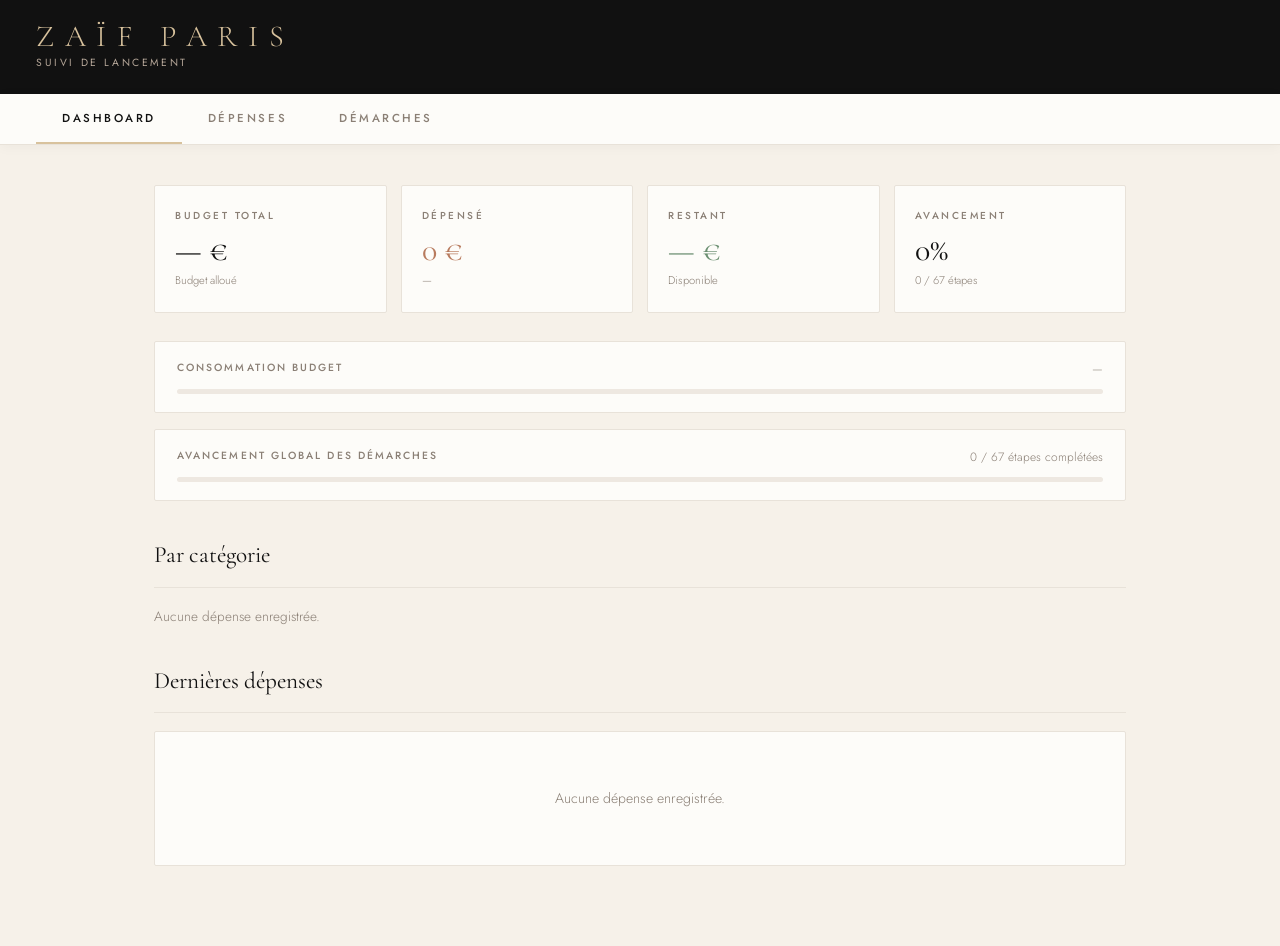
<file: suivi-lancement.html>
<!DOCTYPE html>
<html lang="fr">
<head>
    <meta charset="UTF-8">
    <meta name="viewport" content="width=device-width, initial-scale=1.0">
    <title>ZAÏF PARIS — Suivi Lancement</title>
    <style>
@import url('https://fonts.googleapis.com/css2?family=Cormorant+Garamond:ital,wght@0,300;0,400;0,500;0,600&family=Jost:wght@300;400;500;600&display=swap');

* { margin: 0; padding: 0; box-sizing: border-box; }

:root {
    --gold:        #D8C29D;
    --gold-dark:   #B7A89A;
    --ink:         #111111;
    --bg:          #F6F1E9;
    --bg-light:    #EEE8E1;
    --bg-white:    #FDFCF9;
    --text:        #111111;
    --text-muted:  #8a7f75;
    --border:      #D8C29D;
    --border-soft: #E8E2D9;
    --green:       #6B8F71;
    --red:         #B87B5E;
}

body {
    font-family: 'Jost', sans-serif;
    background: var(--bg);
    color: var(--text);
    line-height: 1.6;
    font-weight: 300;
    min-height: 100vh;
}

/* ── Header ── */
.header {
    background: var(--ink);
    color: white;
    padding: 22px 36px;
    display: flex;
    align-items: center;
    justify-content: space-between;
}

.brand-name {
    font-family: 'Cormorant Garamond', serif;
    font-size: 1.9em;
    font-weight: 300;
    letter-spacing: 0.35em;
    color: var(--gold);
    line-height: 1;
}

.brand-sub {
    font-size: 0.65em;
    letter-spacing: 0.25em;
    text-transform: uppercase;
    color: var(--gold-dark);
    font-family: 'Jost', sans-serif;
    font-weight: 400;
    margin-top: 3px;
}

#lastUpdated {
    font-size: 0.68em;
    color: var(--gold-dark);
    letter-spacing: 0.08em;
}

/* ── Nav ── */
.nav {
    background: var(--bg-white);
    border-bottom: 1px solid var(--border-soft);
    display: flex;
    padding: 0 36px;
    position: sticky;
    top: 0;
    z-index: 100;
    box-shadow: 0 2px 12px rgba(17,17,17,0.04);
}

.nav-btn {
    padding: 16px 26px;
    font-family: 'Jost', sans-serif;
    font-size: 0.72em;
    font-weight: 500;
    letter-spacing: 0.22em;
    text-transform: uppercase;
    background: none;
    border: none;
    border-bottom: 2px solid transparent;
    cursor: pointer;
    color: var(--text-muted);
    transition: all 0.2s;
}

.nav-btn.active  { color: var(--ink); border-bottom-color: var(--gold); }
.nav-btn:hover:not(.active) { color: var(--ink); }

/* ── Main ── */
.main {
    max-width: 1020px;
    margin: 0 auto;
    padding: 40px 24px 80px;
}

.tab-panel { display: none; }
.tab-panel.active { display: block; }

/* ── KPI grid ── */
.kpi-grid {
    display: grid;
    grid-template-columns: repeat(4, 1fr);
    gap: 14px;
    margin-bottom: 28px;
}

.kpi-card {
    background: var(--bg-white);
    border: 1px solid var(--border-soft);
    padding: 22px 20px;
    border-radius: 2px;
}

.kpi-label {
    font-size: 0.63em;
    font-weight: 500;
    letter-spacing: 0.25em;
    text-transform: uppercase;
    color: var(--text-muted);
    margin-bottom: 10px;
}

.kpi-value {
    font-family: 'Cormorant Garamond', serif;
    font-size: 2em;
    font-weight: 400;
    color: var(--ink);
    line-height: 1;
}

.kpi-value.green { color: var(--green); }
.kpi-value.red   { color: var(--red); }

.kpi-sub {
    font-size: 0.7em;
    color: var(--text-muted);
    margin-top: 6px;
}

/* ── Bar card ── */
.bar-card {
    background: var(--bg-white);
    border: 1px solid var(--border-soft);
    padding: 18px 22px;
    border-radius: 2px;
    margin-bottom: 16px;
}

.bar-header {
    display: flex;
    justify-content: space-between;
    margin-bottom: 10px;
}

.bar-label {
    font-size: 0.65em;
    font-weight: 500;
    letter-spacing: 0.2em;
    text-transform: uppercase;
    color: var(--text-muted);
}

.bar-value {
    font-size: 0.75em;
    color: var(--text-muted);
}

.bar-bg {
    height: 5px;
    background: var(--bg-light);
    border-radius: 3px;
    overflow: hidden;
}

.bar-fill {
    height: 100%;
    border-radius: 3px;
    transition: width 0.5s ease;
}

.bar-fill.budget  { background: var(--gold); }
.bar-fill.tasks   { background: var(--green); }
.bar-fill.over    { background: var(--red); }

/* ── Section title ── */
.section-title {
    font-family: 'Cormorant Garamond', serif;
    font-size: 1.45em;
    font-weight: 400;
    margin-bottom: 18px;
    padding-bottom: 12px;
    border-bottom: 1px solid var(--border-soft);
    margin-top: 36px;
}

.section-title:first-child { margin-top: 0; }

/* ── Budget setting ── */
.budget-setting {
    background: var(--bg-white);
    border: 1px solid var(--border-soft);
    padding: 18px 22px;
    border-radius: 2px;
    margin-bottom: 28px;
    display: flex;
    align-items: center;
    gap: 14px;
    flex-wrap: wrap;
}

.budget-setting label {
    font-size: 0.72em;
    font-weight: 500;
    letter-spacing: 0.18em;
    text-transform: uppercase;
    color: var(--text-muted);
}

/* ── Form inputs ── */
input[type="text"],
input[type="number"],
select {
    padding: 10px 14px;
    border: 1px solid var(--border-soft);
    border-radius: 2px;
    font-family: 'Jost', sans-serif;
    font-size: 0.9em;
    background: var(--bg);
    color: var(--text);
    font-weight: 300;
    transition: border-color 0.2s;
}

input[type="text"]:focus,
input[type="number"]:focus,
select:focus {
    outline: none;
    border-color: var(--gold);
    background: var(--bg-white);
}

/* ── Expense form ── */
.expense-form {
    background: var(--bg-white);
    border: 1px solid var(--border-soft);
    padding: 26px;
    border-radius: 2px;
    margin-bottom: 32px;
}

.form-row {
    display: grid;
    grid-template-columns: 2fr 1.4fr 1fr auto;
    gap: 12px;
    align-items: end;
}

.form-field label {
    display: block;
    font-size: 0.62em;
    font-weight: 500;
    letter-spacing: 0.2em;
    text-transform: uppercase;
    color: var(--text-muted);
    margin-bottom: 7px;
}

.form-field input,
.form-field select {
    width: 100%;
}

/* ── Buttons ── */
.btn {
    background: var(--ink);
    color: var(--bg-light);
    border: none;
    padding: 10px 22px;
    font-family: 'Jost', sans-serif;
    font-size: 0.72em;
    font-weight: 500;
    letter-spacing: 0.18em;
    text-transform: uppercase;
    cursor: pointer;
    border-radius: 2px;
    white-space: nowrap;
    transition: background 0.2s;
}

.btn:hover { background: #2a2a2a; }

.btn-ghost {
    background: transparent;
    color: var(--text-muted);
    border: 1px solid var(--border-soft);
    padding: 8px 16px;
    font-family: 'Jost', sans-serif;
    font-size: 0.68em;
    font-weight: 400;
    letter-spacing: 0.15em;
    text-transform: uppercase;
    cursor: pointer;
    border-radius: 2px;
    transition: all 0.2s;
}

.btn-ghost:hover { border-color: var(--gold-dark); color: var(--ink); }

/* ── Expense table ── */
.expense-table {
    width: 100%;
    border-collapse: collapse;
    background: var(--bg-white);
    border: 1px solid var(--border-soft);
    border-radius: 2px;
    overflow: hidden;
}

.expense-table th {
    text-align: left;
    font-size: 0.62em;
    font-weight: 500;
    letter-spacing: 0.22em;
    text-transform: uppercase;
    color: var(--text-muted);
    padding: 11px 16px;
    border-bottom: 1px solid var(--border-soft);
    background: var(--bg-white);
}

.expense-table td {
    padding: 13px 16px;
    font-size: 0.88em;
    border-bottom: 1px solid var(--border-soft);
    background: var(--bg-white);
}

.expense-table tbody tr:last-child td { border-bottom: none; }
.expense-table tbody tr:hover td { background: var(--bg); }

.amount-cell {
    font-weight: 500;
    color: var(--red);
    font-variant-numeric: tabular-nums;
}

.cat-badge {
    display: inline-block;
    padding: 3px 10px;
    border: 1px solid var(--border-soft);
    border-radius: 20px;
    font-size: 0.82em;
    color: var(--text-muted);
}

.btn-del {
    background: none;
    border: none;
    color: #ccc;
    cursor: pointer;
    font-size: 0.9em;
    padding: 4px 8px;
    border-radius: 2px;
    transition: all 0.15s;
}

.btn-del:hover { background: #fdf3ee; color: var(--red); }

/* ── Empty state ── */
.empty-state {
    text-align: center;
    padding: 52px 24px;
    color: var(--text-muted);
    font-size: 0.88em;
    background: var(--bg-white);
    border: 1px solid var(--border-soft);
    border-radius: 2px;
    line-height: 2;
}

/* ── Category summary ── */
.cat-grid {
    display: grid;
    grid-template-columns: repeat(auto-fill, minmax(170px, 1fr));
    gap: 12px;
    margin-bottom: 32px;
}

.cat-card {
    background: var(--bg-white);
    border: 1px solid var(--border-soft);
    padding: 16px 18px;
    border-radius: 2px;
}

.cat-name {
    font-size: 0.65em;
    letter-spacing: 0.15em;
    text-transform: uppercase;
    color: var(--text-muted);
    margin-bottom: 8px;
}

.cat-amount {
    font-family: 'Cormorant Garamond', serif;
    font-size: 1.5em;
    font-weight: 400;
    color: var(--ink);
}

/* ── Phase cards ── */
.phase-card {
    background: var(--bg-white);
    border: 1px solid var(--border-soft);
    border-radius: 2px;
    margin-bottom: 14px;
    overflow: hidden;
}

.phase-header {
    padding: 16px 22px;
    border-bottom: 1px solid transparent;
    display: flex;
    align-items: center;
    justify-content: space-between;
    cursor: pointer;
    user-select: none;
    transition: background 0.15s;
}

.phase-header:hover { background: var(--bg); }
.phase-card.open .phase-header { border-bottom-color: var(--border-soft); }

.phase-left {
    display: flex;
    align-items: center;
    gap: 12px;
}

.phase-emoji { font-size: 1.15em; }

.phase-name {
    font-family: 'Cormorant Garamond', serif;
    font-size: 1.1em;
    font-weight: 500;
}

.phase-duration {
    font-size: 0.68em;
    color: var(--text-muted);
    letter-spacing: 0.12em;
    text-transform: uppercase;
    margin-left: 6px;
}

.phase-right {
    display: flex;
    align-items: center;
    gap: 14px;
}

.phase-count {
    font-size: 0.72em;
    color: var(--text-muted);
    font-weight: 500;
    min-width: 36px;
    text-align: right;
}

.mini-bar {
    width: 72px;
    height: 3px;
    background: var(--bg-light);
    border-radius: 2px;
}

.mini-fill {
    height: 100%;
    background: var(--gold);
    border-radius: 2px;
    transition: width 0.4s;
}

.mini-fill.complete { background: var(--green); }

.chevron {
    font-size: 0.72em;
    color: var(--text-muted);
    transition: transform 0.3s;
    margin-left: 4px;
}

.phase-card.open .chevron { transform: rotate(180deg); }

.phase-tasks { display: none; }
.phase-card.open .phase-tasks { display: block; }

/* ── Task items ── */
.task-item {
    display: flex;
    align-items: flex-start;
    gap: 14px;
    padding: 13px 22px;
    cursor: pointer;
    transition: background 0.12s;
    border-bottom: 1px solid var(--border-soft);
}

.task-item:last-child { border-bottom: none; }
.task-item:hover { background: var(--bg); }

.task-box {
    width: 17px;
    height: 17px;
    border: 1.5px solid var(--border);
    border-radius: 2px;
    flex-shrink: 0;
    margin-top: 3px;
    display: flex;
    align-items: center;
    justify-content: center;
    font-size: 0.7em;
    transition: all 0.2s;
    color: transparent;
}

.task-item.done .task-box {
    background: var(--green);
    border-color: var(--green);
    color: white;
}

.task-text {
    font-size: 0.88em;
    font-weight: 300;
    line-height: 1.55;
    flex: 1;
}

.task-item.done .task-text {
    text-decoration: line-through;
    color: var(--text-muted);
}

/* ── Add-task row ── */
.add-task-row {
    display: flex;
    gap: 10px;
    padding: 12px 22px;
    border-top: 1px solid var(--border-soft);
    background: var(--bg);
}

.add-task-input {
    flex: 1;
    border: 1px solid var(--border-soft);
    border-radius: 2px;
    padding: 8px 12px;
    font-family: 'Jost', sans-serif;
    font-size: 0.83em;
    font-weight: 300;
    background: var(--bg-white);
    color: var(--ink);
    outline: none;
}

.add-task-input:focus { border-color: var(--gold); }
.add-task-input::placeholder { color: var(--text-muted); }

.add-task-btn {
    padding: 8px 16px;
    background: var(--ink);
    color: var(--gold);
    border: none;
    border-radius: 2px;
    font-family: 'Jost', sans-serif;
    font-size: 0.72em;
    font-weight: 500;
    letter-spacing: 0.15em;
    text-transform: uppercase;
    cursor: pointer;
    white-space: nowrap;
    transition: opacity 0.2s;
}

.add-task-btn:hover { opacity: 0.8; }

.task-del {
    background: none;
    border: none;
    color: var(--text-muted);
    font-size: 0.78em;
    cursor: pointer;
    padding: 2px 5px;
    border-radius: 2px;
    flex-shrink: 0;
    margin-top: 2px;
    line-height: 1;
    transition: color 0.15s;
}

.task-del:hover { color: var(--red); }

/* ── Responsive ── */
@media (max-width: 800px) {
    .kpi-grid  { grid-template-columns: 1fr 1fr; }
    .form-row  { grid-template-columns: 1fr 1fr; }
    .header    { padding: 16px 20px; }
    .nav       { padding: 0 12px; }
    .main      { padding: 24px 16px 60px; }
}

@media (max-width: 500px) {
    .kpi-grid  { grid-template-columns: 1fr 1fr; }
    .form-row  { grid-template-columns: 1fr; }
    .brand-name { font-size: 1.4em; }
    .nav-btn   { padding: 14px 14px; font-size: 0.65em; letter-spacing: 0.12em; }
}
    </style>
</head>
<body>

<div class="header">
    <div>
        <div class="brand-name">ZAÏF PARIS</div>
        <div class="brand-sub">Suivi de lancement</div>
    </div>
    <div id="lastUpdated"></div>
</div>

<nav class="nav">
    <button class="nav-btn active"  onclick="switchTab('dashboard', this)">Dashboard</button>
    <button class="nav-btn"         onclick="switchTab('depenses',  this)">Dépenses</button>
    <button class="nav-btn"         onclick="switchTab('demarches', this)">Démarches</button>
</nav>

<div class="main">

    <!-- ══ DASHBOARD ══ -->
    <div class="tab-panel active" id="tab-dashboard">

        <div class="kpi-grid">
            <div class="kpi-card">
                <div class="kpi-label">Budget total</div>
                <div class="kpi-value" id="kpi-budget">— €</div>
                <div class="kpi-sub">Budget alloué</div>
            </div>
            <div class="kpi-card">
                <div class="kpi-label">Dépensé</div>
                <div class="kpi-value red" id="kpi-spent">0 DH</div>
                <div class="kpi-sub" id="kpi-spent-pct">—</div>
            </div>
            <div class="kpi-card">
                <div class="kpi-label">Restant</div>
                <div class="kpi-value green" id="kpi-remaining">— €</div>
                <div class="kpi-sub">Disponible</div>
            </div>
            <div class="kpi-card">
                <div class="kpi-label">Avancement</div>
                <div class="kpi-value" id="kpi-pct">0%</div>
                <div class="kpi-sub" id="kpi-tasks-count">0 / 0 étapes</div>
            </div>
        </div>

        <div class="bar-card">
            <div class="bar-header">
                <span class="bar-label">Consommation budget</span>
                <span class="bar-value" id="bar-budget-label">—</span>
            </div>
            <div class="bar-bg">
                <div class="bar-fill budget" id="bar-budget" style="width:0%"></div>
            </div>
        </div>

        <div class="bar-card">
            <div class="bar-header">
                <span class="bar-label">Avancement global des démarches</span>
                <span class="bar-value" id="bar-tasks-label">0 / 0 étapes complétées</span>
            </div>
            <div class="bar-bg">
                <div class="bar-fill tasks" id="bar-tasks" style="width:0%"></div>
            </div>
        </div>

        <h2 class="section-title">Par catégorie</h2>
        <div class="cat-grid" id="dash-cats"></div>

        <h2 class="section-title">Dernières dépenses</h2>
        <div id="dash-recent"></div>

    </div>

    <!-- ══ DÉPENSES ══ -->
    <div class="tab-panel" id="tab-depenses">

        <div class="budget-setting">
            <label>Budget total :</label>
            <input type="number" id="budgetInput" placeholder="Ex: 15000" min="0" style="width:150px;">
            <span style="font-size:0.82em;color:var(--text-muted);">€</span>
            <button class="btn" onclick="saveBudget()">Enregistrer</button>
        </div>

        <div class="expense-form">
            <div style="font-family:'Cormorant Garamond',serif;font-size:1.2em;font-weight:500;margin-bottom:18px;color:var(--ink);">
                Ajouter une dépense
            </div>
            <div class="form-row">
                <div class="form-field">
                    <label>Description</label>
                    <input type="text" id="expDesc" placeholder="Ex: Commande tissu soie">
                </div>
                <div class="form-field">
                    <label>Catégorie</label>
                    <select id="expCat">
                        <option>Matières premières</option>
                        <option>Packaging</option>
                        <option>Identité visuelle &amp; Photo</option>
                        <option>Juridique &amp; Admin</option>
                        <option>Site web &amp; Tech</option>
                        <option>Marketing &amp; Pub</option>
                        <option>Logistique &amp; Livraison</option>
                        <option>Divers</option>
                    </select>
                </div>
                <div class="form-field">
                    <label>Montant (€)</label>
                    <input type="number" id="expAmount" placeholder="Ex: 1 200" min="0">
                </div>
                <div style="padding-bottom:1px;">
                    <button class="btn" onclick="addExpense()">+ Ajouter</button>
                </div>
            </div>
        </div>

        <h2 class="section-title">Toutes les dépenses</h2>
        <div id="all-expenses"></div>

    </div>

    <!-- ══ DÉMARCHES ══ -->
    <div class="tab-panel" id="tab-demarches">

        <div style="display:flex;align-items:center;justify-content:space-between;margin-bottom:24px;flex-wrap:wrap;gap:12px;">
            <p style="font-size:0.83em;color:var(--text-muted);">Clique sur une étape pour la cocher. Clique sur une phase pour l'ouvrir.</p>
            <button class="btn-ghost" onclick="resetTasks()">Réinitialiser tout</button>
        </div>
        <div id="phases-container"></div>

    </div>

</div>

<script>
// ── DONNÉES DÉMARCHES ──────────────────────────────────────────────────────────
const PHASES = [
    {
        id: 'fondations', name: 'Phase 1 — Fondations & Juridique', emoji: '🏗️', duration: 'Mois 1',
        tasks: [
            { id: 'f1', text: 'Enregistrer la marque ZAÏF PARIS — OMPIC (Maroc) ou INPI (France)' },
            { id: 'f2', text: 'Choisir et créer le statut juridique (auto-entrepreneur, SARL…)' },
            { id: 'f3', text: 'Ouvrir un compte bancaire professionnel dédié à la marque' },
            { id: 'f4', text: 'Définir le budget total de lancement et les lignes de dépenses' },
            { id: 'f5', text: 'Créer le logo et la charte graphique complète (couleurs, typos)' },
            { id: 'f6', text: 'Réserver le nom de domaine (ex : zaifparis.com / .ma)' },
            { id: 'f7', text: 'Créer le compte Instagram Business @zaifparis' },
            { id: 'f8', text: 'Créer le compte WhatsApp Business avec catalogue produit' },
        ]
    },
    {
        id: 'comptes', name: 'Phase 2 — Comptes & Outils', emoji: '💻', duration: 'Mois 1',
        tasks: [
            { id: 'ac1',  text: 'Créer le compte Instagram Business @zaifparis (photo de profil, bio, lien)' },
            { id: 'ac2',  text: 'Créer la Page Facebook ZAÏF PARIS (catégorie : Boutique de vêtements)' },
            { id: 'ac3',  text: 'Créer le compte TikTok @zaifparis' },
            { id: 'ac4',  text: 'Créer le compte Pinterest ZAÏF PARIS (épingles produit + lifestyle)' },
            { id: 'ac5',  text: 'Créer le compte WhatsApp Business (catalogue, message auto, horaires)' },
            { id: 'ac6',  text: 'Créer l\'adresse email pro : contact@zaifparis.com (Google Workspace ou OVH)' },
            { id: 'ac7',  text: 'Créer un Linktree ou Beacons pour centraliser tous les liens (bio Instagram)' },
            { id: 'ac8',  text: 'Ouvrir un compte Meta Business Suite (gestion publicités Facebook / Instagram)' },
            { id: 'ac9',  text: 'Créer un compte Google Analytics 4 et le connecter au site' },
            { id: 'ac10', text: 'Créer un compte Mailchimp ou Brevo pour les newsletters et emails clients' },
            { id: 'ac11', text: 'Créer un compte Canva Pro pour les visuels de la marque' },
            { id: 'ac12', text: 'Créer un compte Notion ou Trello pour organiser le projet' },
            { id: 'ac13', text: 'Créer le Google Business Profile (visibilité Maps + recherche locale)' },
            { id: 'ac14', text: 'Créer un compte Stripe ou Sumeria pour les paiements en ligne' },
        ]
    },
    {
        id: 'produit', name: 'Phase 3 — Produit', emoji: '🧣', duration: 'Mois 1–2',
        tasks: [
            { id: 'p1', text: 'Identifier et contacter des fournisseurs de tissus qualité (France / Maroc)' },
            { id: 'p2', text: 'Commander des échantillons — minimum 3 à 5 tissus différents' },
            { id: 'p3', text: 'Tester la qualité : lavage, durabilité, tenue des couleurs, odeur' },
            { id: 'p4', text: 'Sélectionner la gamme de lancement (couleurs, styles, longueurs)' },
            { id: 'p5', text: 'Passer la commande du premier stock de lancement' },
            { id: 'p6', text: 'Créer le packaging : boîtes, étiquettes, pochettes tissu, carte merci' },
            { id: 'p7', text: 'Organiser une session photo produit professionnelle' },
            { id: 'p8', text: 'Filmer des vidéos unboxing et texture pour les réseaux sociaux' },
        ]
    },
    {
        id: 'digital', name: 'Phase 4 — Digital & Site', emoji: '📱', duration: 'Mois 2',
        tasks: [
            { id: 'd1', text: 'Créer le site e-commerce (Shopify / WooCommerce / YouCan)' },
            { id: 'd2', text: 'Configurer le paiement en ligne : CMI, Maroc Pay ou Stripe' },
            { id: 'd3', text: 'Rédiger les fiches produits en français et en arabe' },
            { id: 'd4', text: 'Préparer au minimum 15 posts Instagram avant le jour J' },
            { id: 'd5', text: 'Créer les story highlights : produit, qualité, valeurs, FAQ' },
            { id: 'd6', text: 'Identifier 5 à 10 micro-influenceurs Maroc / France (hijab, mode)' },
            { id: 'd7', text: 'Envoyer des produits aux influenceurs sélectionnés pour test' },
            { id: 'd8', text: 'Configurer Google Analytics et Meta Pixel sur le site' },
        ]
    },
    {
        id: 'communication', name: 'Phase 5 — Communication', emoji: '📣', duration: 'Mois 2–3',
        tasks: [
            { id: 'com1',  text: 'Définir la ligne éditoriale : ton de voix, valeurs, storytelling ZAÏF PARIS' },
            { id: 'com2',  text: 'Rédiger les bios sur tous les réseaux (Instagram, Facebook, TikTok, Pinterest)' },
            { id: 'com3',  text: 'Créer des templates Canva réutilisables aux couleurs ZAÏF PARIS' },
            { id: 'com4',  text: 'Établir un calendrier éditorial sur 3 mois (posts, stories, reels, emailing)' },
            { id: 'com5',  text: 'Préparer 20 visuels prêts à publier avant le lancement (photos + carrousels)' },
            { id: 'com6',  text: 'Filmer 5 à 8 Reels teasers (behind the scenes, déballage, texture tissu)' },
            { id: 'com7',  text: 'Définir une liste de 25 hashtags principaux (populaires + niche hijab)' },
            { id: 'com8',  text: 'Créer les story highlights : Produit, Qualité, Valeurs, FAQ, Avis clientes' },
            { id: 'com9',  text: 'Identifier 10 micro-influenceuses hijab France / Maroc / Belgique' },
            { id: 'com10', text: 'Envoyer des colis presse à 3 à 5 influenceuses avant le lancement' },
            { id: 'com11', text: 'Créer l\'email de bienvenue automatique pour les nouvelles abonnées' },
            { id: 'com12', text: 'Préparer l\'annonce officielle de lancement (visuels + texte + date)' },
            { id: 'com13', text: 'Planifier les publications du Jour J sur tous les canaux (Instagram, WhatsApp, email)' },
            { id: 'com14', text: 'Créer un groupe WhatsApp VIP "Premières clientes ZAÏF PARIS"' },
            { id: 'com15', text: 'Préparer une campagne email de re-lancement 1 semaine après le Jour J' },
        ]
    },
    {
        id: 'lancement', name: 'Phase 6 — Lancement', emoji: '🚀', duration: 'Mois 3',
        tasks: [
            { id: 'l1', text: 'Tester le parcours commande complet de A à Z (paiement → livraison)' },
            { id: 'l2', text: 'Signer avec un partenaire livraison : Amana, Chronopost Maroc, Colissimo…' },
            { id: 'l3', text: 'Contacter la liste d\'attente collectée via le questionnaire' },
            { id: 'l4', text: 'Annoncer la date de lancement sur Instagram (compte à rebours)' },
            { id: 'l5', text: 'Mettre en ligne officielle la première collection' },
            { id: 'l6', text: 'Publier sur tous les canaux : Instagram, WhatsApp, TikTok, Facebook' },
            { id: 'l7', text: 'Traiter les premières commandes sous 24h et envoyer un message de suivi' },
        ]
    },
    {
        id: 'croissance', name: 'Phase 7 — Croissance', emoji: '📈', duration: 'Mois 4+',
        tasks: [
            { id: 'c1', text: 'Collecter et analyser les retours des premières clientes' },
            { id: 'c2', text: 'Réajuster le stock selon la demande réelle (couleurs, styles)' },
            { id: 'c3', text: 'Lancer un programme de parrainage (code promo par cliente)' },
            { id: 'c4', text: 'Planifier la collection 2 : nouveaux coloris, nouvelles matières' },
            { id: 'c5', text: 'Lancer les premières publicités payantes Instagram / Facebook Ads' },
            { id: 'c6', text: 'Demander des avis Google / Trustpilot aux clientes satisfaites' },
            { id: 'c7', text: 'Explorer un pop-up store, un marché ou un dépôt-vente boutique' },
        ]
    }
];

const CATS = [
    'Matières premières','Packaging','Identité visuelle & Photo',
    'Juridique & Admin','Site web & Tech','Marketing & Pub',
    'Logistique & Livraison','Divers'
];

// ── STORAGE ───────────────────────────────────────────────────────────────────
function load() {
    return {
        budget:      parseFloat(localStorage.getItem('zaif_budget')       || '0'),
        expenses:    JSON.parse(localStorage.getItem('zaif_expenses')     || '[]'),
        tasks:       JSON.parse(localStorage.getItem('zaif_tasks')        || '{}'),
        customTasks: JSON.parse(localStorage.getItem('zaif_custom_tasks') || '[]'),
    };
}

function save(d) {
    localStorage.setItem('zaif_budget',       String(d.budget));
    localStorage.setItem('zaif_expenses',     JSON.stringify(d.expenses));
    localStorage.setItem('zaif_tasks',        JSON.stringify(d.tasks));
    localStorage.setItem('zaif_custom_tasks', JSON.stringify(d.customTasks));
    const now = new Date();
    document.getElementById('lastUpdated').textContent =
        'Sauvegardé à ' + now.toLocaleTimeString('fr-FR', { hour: '2-digit', minute: '2-digit' });
}

// ── ACTIONS ───────────────────────────────────────────────────────────────────
function saveBudget() {
    const v = parseFloat(document.getElementById('budgetInput').value);
    if (isNaN(v) || v < 0) return;
    const d = load();
    d.budget = v;
    save(d);
    render();
}

function addExpense() {
    const desc   = document.getElementById('expDesc').value.trim();
    const cat    = document.getElementById('expCat').value;
    const amount = parseFloat(document.getElementById('expAmount').value);
    if (!desc || isNaN(amount) || amount <= 0) {
        alert('Merci de remplir la description et le montant.');
        return;
    }
    const d = load();
    d.expenses.push({ id: Date.now(), desc, cat, amount, date: new Date().toISOString() });
    save(d);
    document.getElementById('expDesc').value   = '';
    document.getElementById('expAmount').value = '';
    render();
}

function deleteExpense(id) {
    if (!confirm('Supprimer cette dépense ?')) return;
    const d = load();
    d.expenses = d.expenses.filter(e => e.id !== id);
    save(d);
    render();
}

function toggleTask(taskId) {
    const d = load();
    d.tasks[taskId] = !d.tasks[taskId];
    save(d);
    render();
}

function togglePhase(id) {
    document.getElementById('phase-' + id).classList.toggle('open');
}

function addCustomTask(phaseId) {
    const input = document.getElementById('add-task-input-' + phaseId);
    const text = input.value.trim();
    if (!text) return;
    const d = load();
    d.customTasks.push({ id: 'custom_' + Date.now(), phaseId, text });
    save(d);
    input.value = '';
    render();
    document.getElementById('phase-' + phaseId).classList.add('open');
}

function deleteCustomTask(taskId) {
    if (!confirm('Supprimer cette étape ?')) return;
    const d = load();
    d.customTasks = d.customTasks.filter(t => t.id !== taskId);
    delete d.tasks[taskId];
    save(d);
    render();
}

function resetTasks() {
    if (!confirm('Réinitialiser toutes les étapes complétées ?')) return;
    const d = load();
    d.tasks = {};
    save(d);
    render();
}

function switchTab(name, btn) {
    document.querySelectorAll('.tab-panel').forEach(p => p.classList.remove('active'));
    document.querySelectorAll('.nav-btn').forEach(b => b.classList.remove('active'));
    document.getElementById('tab-' + name).classList.add('active');
    btn.classList.add('active');
}

// ── RENDER ────────────────────────────────────────────────────────────────────
function fmt(n) {
    return Number(n || 0).toLocaleString('fr-FR') + ' €';
}

function fmtDate(iso) {
    return new Date(iso).toLocaleDateString('fr-FR', { day: '2-digit', month: '2-digit', year: 'numeric' });
}

function render() {
    const d = load();
    const spent    = d.expenses.reduce((s, e) => s + e.amount, 0);
    const rem      = d.budget - spent;
    const budPct   = d.budget > 0 ? Math.min(Math.round(spent / d.budget * 100), 100) : 0;
    const allTasks = [...PHASES.flatMap(p => p.tasks), ...d.customTasks];
    const done     = allTasks.filter(t => d.tasks[t.id]).length;
    const taskPct  = allTasks.length ? Math.round(done / allTasks.length * 100) : 0;

    // ── KPIs ──
    document.getElementById('kpi-budget').textContent     = d.budget ? fmt(d.budget) : '— €';
    document.getElementById('kpi-spent').textContent      = fmt(spent);
    document.getElementById('kpi-spent-pct').textContent  = d.budget ? budPct + '% du budget' : '—';
    const remEl = document.getElementById('kpi-remaining');
    remEl.textContent = d.budget ? fmt(rem) : '— €';
    remEl.className   = 'kpi-value ' + (rem < 0 ? 'red' : 'green');
    document.getElementById('kpi-pct').textContent        = taskPct + '%';
    document.getElementById('kpi-tasks-count').textContent = done + ' / ' + allTasks.length + ' étapes';

    // ── Progress bars ──
    document.getElementById('bar-budget-label').textContent = d.budget ? fmt(spent) + ' / ' + fmt(d.budget) : '—';
    const bb = document.getElementById('bar-budget');
    bb.style.width  = budPct + '%';
    bb.className    = 'bar-fill ' + (budPct >= 100 ? 'over' : 'budget');
    document.getElementById('bar-tasks-label').textContent = done + ' / ' + allTasks.length + ' étapes complétées';
    document.getElementById('bar-tasks').style.width       = taskPct + '%';

    // ── Budget input sync ──
    if (d.budget) document.getElementById('budgetInput').value = d.budget;

    // ── Category summary ──
    const catTotals = {};
    CATS.forEach(c => { catTotals[c] = 0; });
    d.expenses.forEach(e => { catTotals[e.cat] = (catTotals[e.cat] || 0) + e.amount; });
    const activeCats = CATS.filter(c => catTotals[c] > 0);
    document.getElementById('dash-cats').innerHTML = activeCats.length
        ? activeCats.map(c => `
            <div class="cat-card">
                <div class="cat-name">${c}</div>
                <div class="cat-amount">${fmt(catTotals[c])}</div>
            </div>`).join('')
        : '<p style="color:var(--text-muted);font-size:0.85em;grid-column:1/-1;">Aucune dépense enregistrée.</p>';

    // ── Recent expenses (dashboard) ──
    const recent = [...d.expenses].sort((a, b) => b.id - a.id).slice(0, 5);
    document.getElementById('dash-recent').innerHTML = recent.length
        ? buildTable(recent, false)
        : '<div class="empty-state">Aucune dépense enregistrée.</div>';

    // ── All expenses ──
    const all = [...d.expenses].sort((a, b) => b.id - a.id);
    document.getElementById('all-expenses').innerHTML = all.length
        ? buildTable(all, true)
        : '<div class="empty-state">Aucune dépense pour l\'instant.<br>Ajoute ta première dépense ci-dessus.</div>';

    // ── Phases ──
    renderPhases(d);
}

function buildTable(list, canDelete) {
    const rows = list.map(e => `
        <tr>
            <td>${fmtDate(e.date)}</td>
            <td>${e.desc}</td>
            <td><span class="cat-badge">${e.cat}</span></td>
            <td class="amount-cell">${fmt(e.amount)}</td>
            <td>${canDelete ? `<button class="btn-del" onclick="deleteExpense(${e.id})">✕</button>` : ''}</td>
        </tr>`).join('');

    return `<table class="expense-table">
        <thead><tr>
            <th>Date</th>
            <th>Description</th>
            <th>Catégorie</th>
            <th>Montant</th>
            <th></th>
        </tr></thead>
        <tbody>${rows}</tbody>
    </table>`;
}

function renderPhases(d) {
    document.getElementById('phases-container').innerHTML = PHASES.map(phase => {
        const phaseCust    = d.customTasks.filter(t => t.phaseId === phase.id);
        const allPhaseTasks = [...phase.tasks, ...phaseCust];
        const doneN  = allPhaseTasks.filter(t => d.tasks[t.id]).length;
        const total  = allPhaseTasks.length;
        const pct    = total ? Math.round(doneN / total * 100) : 0;
        const full   = doneN === total && total > 0;

        const tasks = allPhaseTasks.map(t => {
            const ok       = !!d.tasks[t.id];
            const isCustom = t.id.startsWith('custom_');
            const delBtn   = isCustom
                ? `<button class="task-del" onclick="event.stopPropagation();deleteCustomTask('${t.id}')" title="Supprimer">✕</button>`
                : '';
            return `<div class="task-item ${ok ? 'done' : ''}" onclick="toggleTask('${t.id}')">
                <div class="task-box">✓</div>
                <div class="task-text">${t.text}</div>
                ${delBtn}
            </div>`;
        }).join('');

        const addForm = `<div class="add-task-row">
            <input class="add-task-input" id="add-task-input-${phase.id}"
                placeholder="Ajouter une étape personnalisée…"
                onkeydown="if(event.key==='Enter')addCustomTask('${phase.id}')">
            <button class="add-task-btn" onclick="addCustomTask('${phase.id}')">+ Ajouter</button>
        </div>`;

        return `<div class="phase-card" id="phase-${phase.id}">
            <div class="phase-header" onclick="togglePhase('${phase.id}')">
                <div class="phase-left">
                    <span class="phase-emoji">${phase.emoji}</span>
                    <div>
                        <span class="phase-name">${phase.name}</span>
                        <span class="phase-duration">— ${phase.duration}</span>
                    </div>
                </div>
                <div class="phase-right">
                    <span class="phase-count">${doneN}/${total}</span>
                    <div class="mini-bar">
                        <div class="mini-fill ${full ? 'complete' : ''}" style="width:${pct}%"></div>
                    </div>
                    <span class="chevron">▼</span>
                </div>
            </div>
            <div class="phase-tasks">${tasks}${addForm}</div>
        </div>`;
    }).join('');
}

// ── INIT ─────────────────────────────────────────────────────────────────────
render();
</script>
</body>
</html>
</file>
